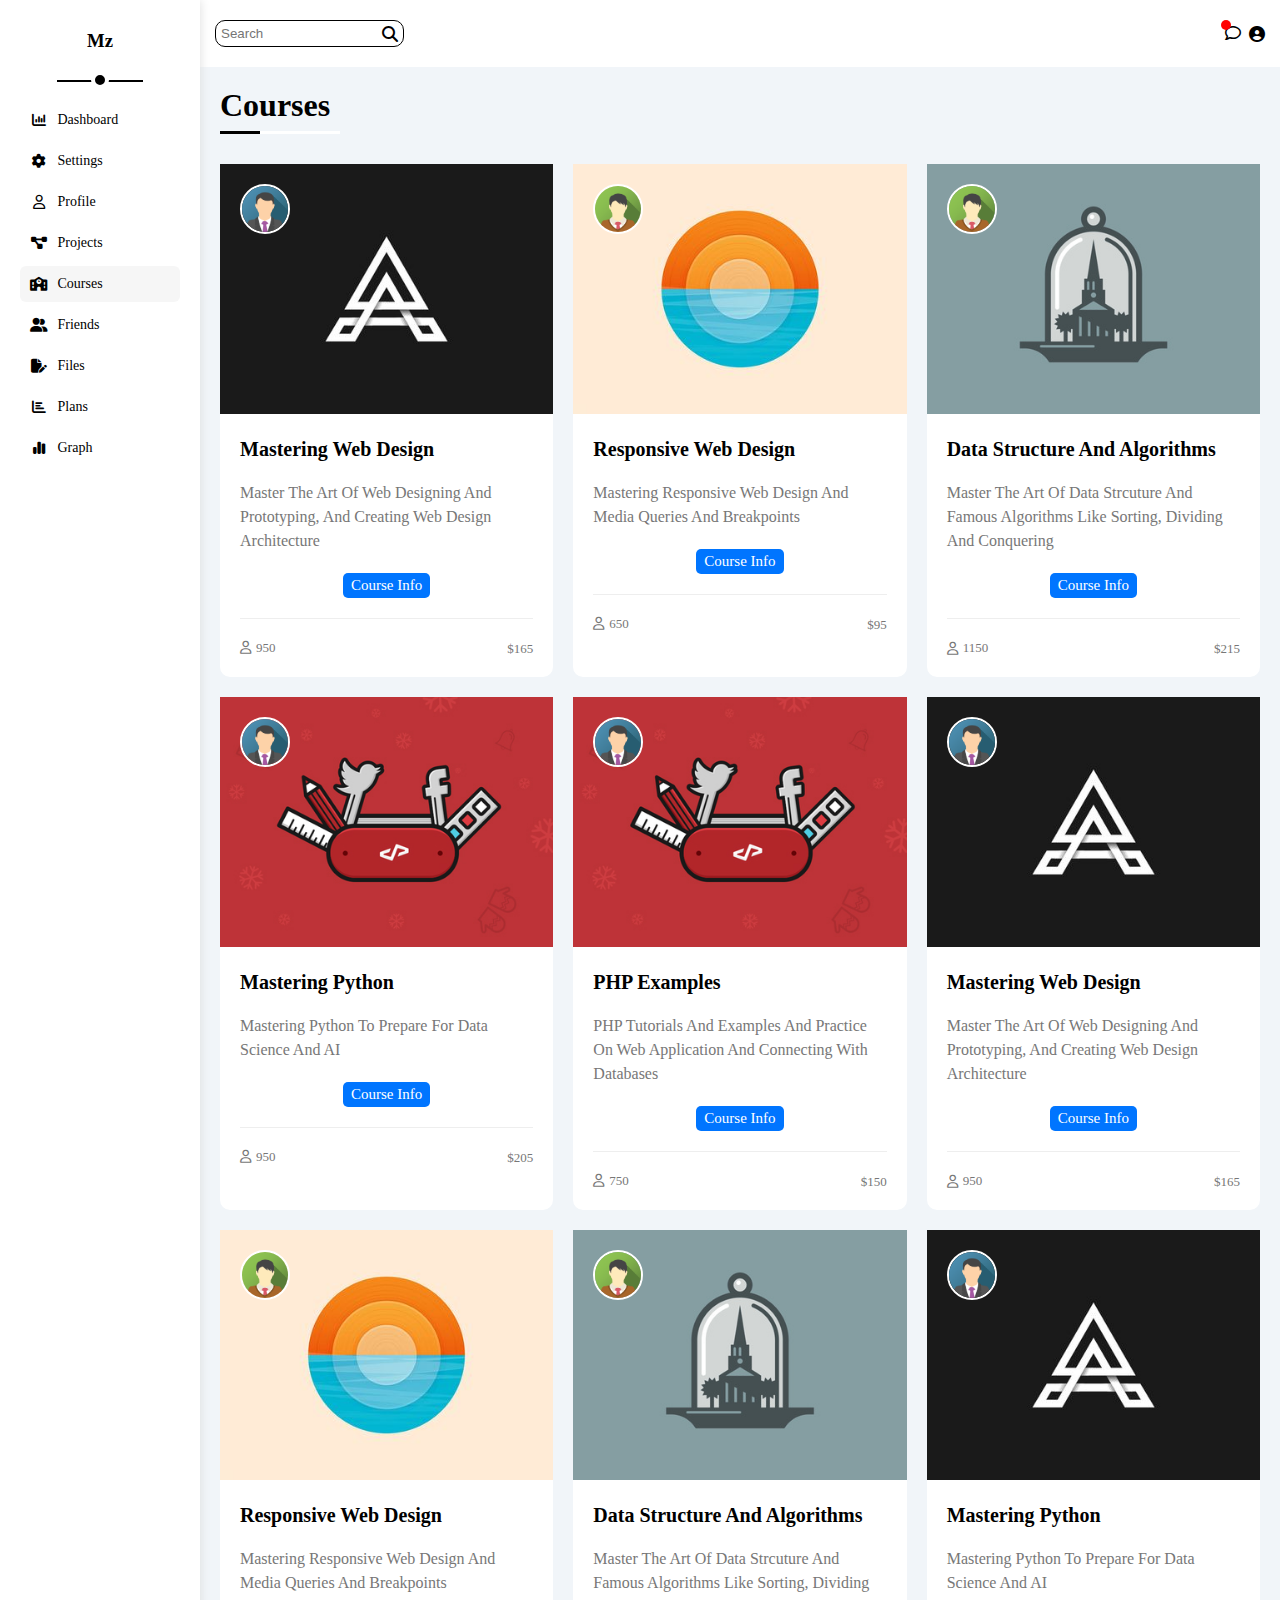
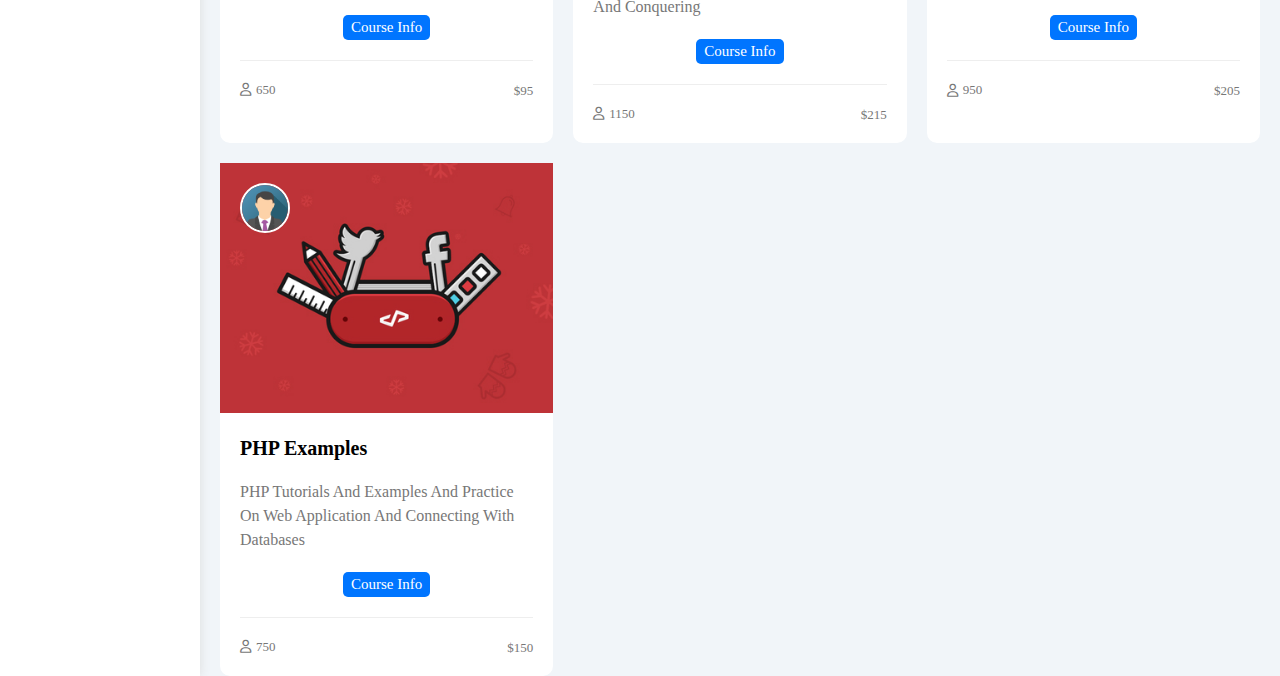
<file: courses.html>
<!DOCTYPE html>
<html lang="en">
  <head>
    <meta charset="UTF-8" />
    <meta http-equiv="X-UA-Compatible" content="IE=edge" />
    <meta name="viewport" content="width=device-width, initial-scale=1.0" />
    <title>Courses</title>
    <link rel="stylesheet" href="./css/all.min.css" />
    <link rel="stylesheet" href="./css/main.css" />
  </head>
  <body>
    <div class="page">
      <!-- Start Sidebar -->
      <div class="sidebar">
        <div class="sidebar-heading">
          <h3>Mz</h3>
        </div>
        <ul>
          <li>
            <a href="index.html"
              ><i class="fa-solid fa-chart-column fa-fw"></i>
              <span>Dashboard</span></a
            >
          </li>
          <li>
            <a href="settings.html"
              ><i class="fa-solid fa-gear fa-fw"></i> <span>Settings</span></a
            >
          </li>
          <li>
            <a href="profile.html"
              ><i class="fa-regular fa-user fa-fw"></i> <span>Profile</span></a
            >
          </li>
          <li>
            <a href="projects.html"
              ><i class="fa-solid fa-diagram-project fa-fw"></i>
              <span>Projects</span></a
            >
          </li>
          <li>
            <a href="courses.html" class="active"
              ><i class="fa-solid fa-school fa-fw"></i> <span>Courses</span></a
            >
          </li>
          <li>
            <a href="friends.html"
              ><i class="fa-solid fa-user-group fa-fw"></i> <span>Friends</span></a
            >
          </li>
          <li>
            <a href="files.html"
              ><i class="fa-solid fa-file-pen fa-fw"></i> <span>Files</span></a
            >
          </li>
          <li>
            <a href="plans.html"
              ><i class="fa-solid fa-chart-bar fa-fw"></i> <span>Plans</span></a
            >
          </li>
          <li>
            <a href="graph.html" 
              ><i class="fa-solid fa-chart-simple fa-fw"></i><span>Graph</span></a
            >
          </li>
        </ul>
      </div>
      <!-- End Sidebar -->
      <!-- Start Content -->
      <div class="content">
        <!-- Start Navbar -->
        <div class="navbar">
          <div class="search">
            <input type="search" placeholder="Search" />
            <i class="fa-solid fa-magnifying-glass"></i>
          </div>
          <div class="user-parent">
            <div class="comment">
              <i class="fa-regular fa-comment"></i>
            </div>
            <i class="fa-solid fa-circle-user user"></i>
          </div>
        </div>
        <!-- End Navbar -->
        <div class="page-content">
          <h1>Courses</h1>
          <!-- Start Courses Page -->

          <div class="courses-page">
            <div class="each-course">
              <img
                class="presenter"
                src="./images/team-01.png"
                alt="course-presenter"
              />
              <img
                class="course-img"
                src="./images/course-01.jpg"
                alt="course-image"
              />
              <div class="text">
                <h4>Mastering Web Design</h4>
                <p>
                  Master The Art Of Web Designing And Prototyping, And Creating
                  Web Design Architecture
                </p>
                <a href="#">Course Info</a>
                <div class="views-price">
                  <div class="views">
                    <i class="fa-regular fa-user"></i> <span>950</span>
                  </div>
                  <div class="price">
                    <span>$165</span>
                  </div>
                </div>
              </div>
            </div>
            <div class="each-course">
              <img
                class="presenter"
                src="./images/team-03.png"
                alt="course-presenter"
              />
              <img
                class="course-img"
                src="./images/course-03.jpg"
                alt="course-image"
              />
              <div class="text">
                <h4>Responsive Web Design</h4>
                <p>
                  Mastering Responsive Web Design And Media Queries And
                  Breakpoints
                </p>
                <a href="#">Course Info</a>
                <div class="views-price">
                  <div class="views">
                    <i class="fa-regular fa-user"></i> <span>650</span>
                  </div>
                  <div class="price">
                    <span>$95</span>
                  </div>
                </div>
              </div>
            </div>
            <div class="each-course">
              <img
                class="presenter"
                src="./images/team-03.png"
                alt="course-presenter"
              />
              <img
                class="course-img"
                src="./images/course-04.jpg"
                alt="course-image"
              />
              <div class="text">
                <h4>Data Structure And Algorithms</h4>
                <p>
                  Master The Art Of Data Strcuture And Famous Algorithms Like
                  Sorting, Dividing And Conquering
                </p>
                <a href="#">Course Info</a>
                <div class="views-price">
                  <div class="views">
                    <i class="fa-regular fa-user"></i> <span>1150</span>
                  </div>
                  <div class="price">
                    <span>$215</span>
                  </div>
                </div>
              </div>
            </div>
            <div class="each-course">
              <img
                class="presenter"
                src="./images/team-01.png"
                alt="course-presenter"
              />
              <img
                class="course-img"
                src="./images/course-05.jpg"
                alt="course-image"
              />
              <div class="text">
                <h4>Mastering Python</h4>
                <p>Mastering Python To Prepare For Data Science And AI</p>
                <a href="#">Course Info</a>
                <div class="views-price">
                  <div class="views">
                    <i class="fa-regular fa-user"></i> <span>950</span>
                  </div>
                  <div class="price">
                    <span>$205</span>
                  </div>
                </div>
              </div>
            </div>
            <div class="each-course">
              <img
                class="presenter"
                src="./images/team-01.png"
                alt="course-presenter"
              />
              <img
                class="course-img"
                src="./images/course-05.jpg"
                alt="course-image"
              />
              <div class="text">
                <h4>PHP Examples</h4>
                <p>
                  PHP Tutorials And Examples And Practice On Web Application And
                  Connecting With Databases
                </p>
                <a href="#">Course Info</a>
                <div class="views-price">
                  <div class="views">
                    <i class="fa-regular fa-user"></i> <span>750</span>
                  </div>
                  <div class="price">
                    <span>$150</span>
                  </div>
                </div>
              </div>
            </div>
            <div class="each-course">
              <img
                class="presenter"
                src="./images/team-01.png"
                alt="course-presenter"
              />
              <img
                class="course-img"
                src="./images/course-01.jpg"
                alt="course-image"
              />
              <div class="text">
                <h4>Mastering Web Design</h4>
                <p>
                  Master The Art Of Web Designing And Prototyping, And Creating
                  Web Design Architecture
                </p>
                <a href="#">Course Info</a>
                <div class="views-price">
                  <div class="views">
                    <i class="fa-regular fa-user"></i> <span>950</span>
                  </div>
                  <div class="price">
                    <span>$165</span>
                  </div>
                </div>
              </div>
            </div>
            <div class="each-course">
              <img
                class="presenter"
                src="./images/team-03.png"
                alt="course-presenter"
              />
              <img
                class="course-img"
                src="./images/course-03.jpg"
                alt="course-image"
              />
              <div class="text">
                <h4>Responsive Web Design</h4>
                <p>
                  Mastering Responsive Web Design And Media Queries And
                  Breakpoints
                </p>
                <a href="#">Course Info</a>
                <div class="views-price">
                  <div class="views">
                    <i class="fa-regular fa-user"></i> <span>650</span>
                  </div>
                  <div class="price">
                    <span>$95</span>
                  </div>
                </div>
              </div>
            </div>
            <div class="each-course">
              <img
                class="presenter"
                src="./images/team-03.png"
                alt="course-presenter"
              />
              <img
                class="course-img"
                src="./images/course-04.jpg"
                alt="course-image"
              />
              <div class="text">
                <h4>Data Structure And Algorithms</h4>
                <p>
                  Master The Art Of Data Strcuture And Famous Algorithms Like
                  Sorting, Dividing And Conquering
                </p>
                <a href="#">Course Info</a>
                <div class="views-price">
                  <div class="views">
                    <i class="fa-regular fa-user"></i> <span>1150</span>
                  </div>
                  <div class="price">
                    <span>$215</span>
                  </div>
                </div>
              </div>
            </div>
            <div class="each-course">
              <img
                class="presenter"
                src="./images/team-01.png"
                alt="course-presenter"
              />
              <img
                class="course-img"
                src="./images/course-01.jpg"
                alt="course-image"
              />
              <div class="text">
                <h4>Mastering Python</h4>
                <p>Mastering Python To Prepare For Data Science And AI</p>
                <a href="#">Course Info</a>
                <div class="views-price">
                  <div class="views">
                    <i class="fa-regular fa-user"></i> <span>950</span>
                  </div>
                  <div class="price">
                    <span>$205</span>
                  </div>
                </div>
              </div>
            </div>
            <div class="each-course">
              <img
                class="presenter"
                src="./images/team-01.png"
                alt="course-presenter"
              />
              <img
                class="course-img"
                src="./images/course-05.jpg"
                alt="course-image"
              />
              <div class="text">
                <h4>PHP Examples</h4>
                <p>
                  PHP Tutorials And Examples And Practice On Web Application And
                  Connecting With Databases
                </p>
                <a href="#">Course Info</a>
                <div class="views-price">
                  <div class="views">
                    <i class="fa-regular fa-user"></i> <span>750</span>
                  </div>
                  <div class="price">
                    <span>$150</span>
                  </div>
                </div>
              </div>
            </div>
          </div>
          <!-- End Courses Page -->
        </div>
        <!-- End Content -->
      </div>
    </div>
  </body>
</html>
</file>
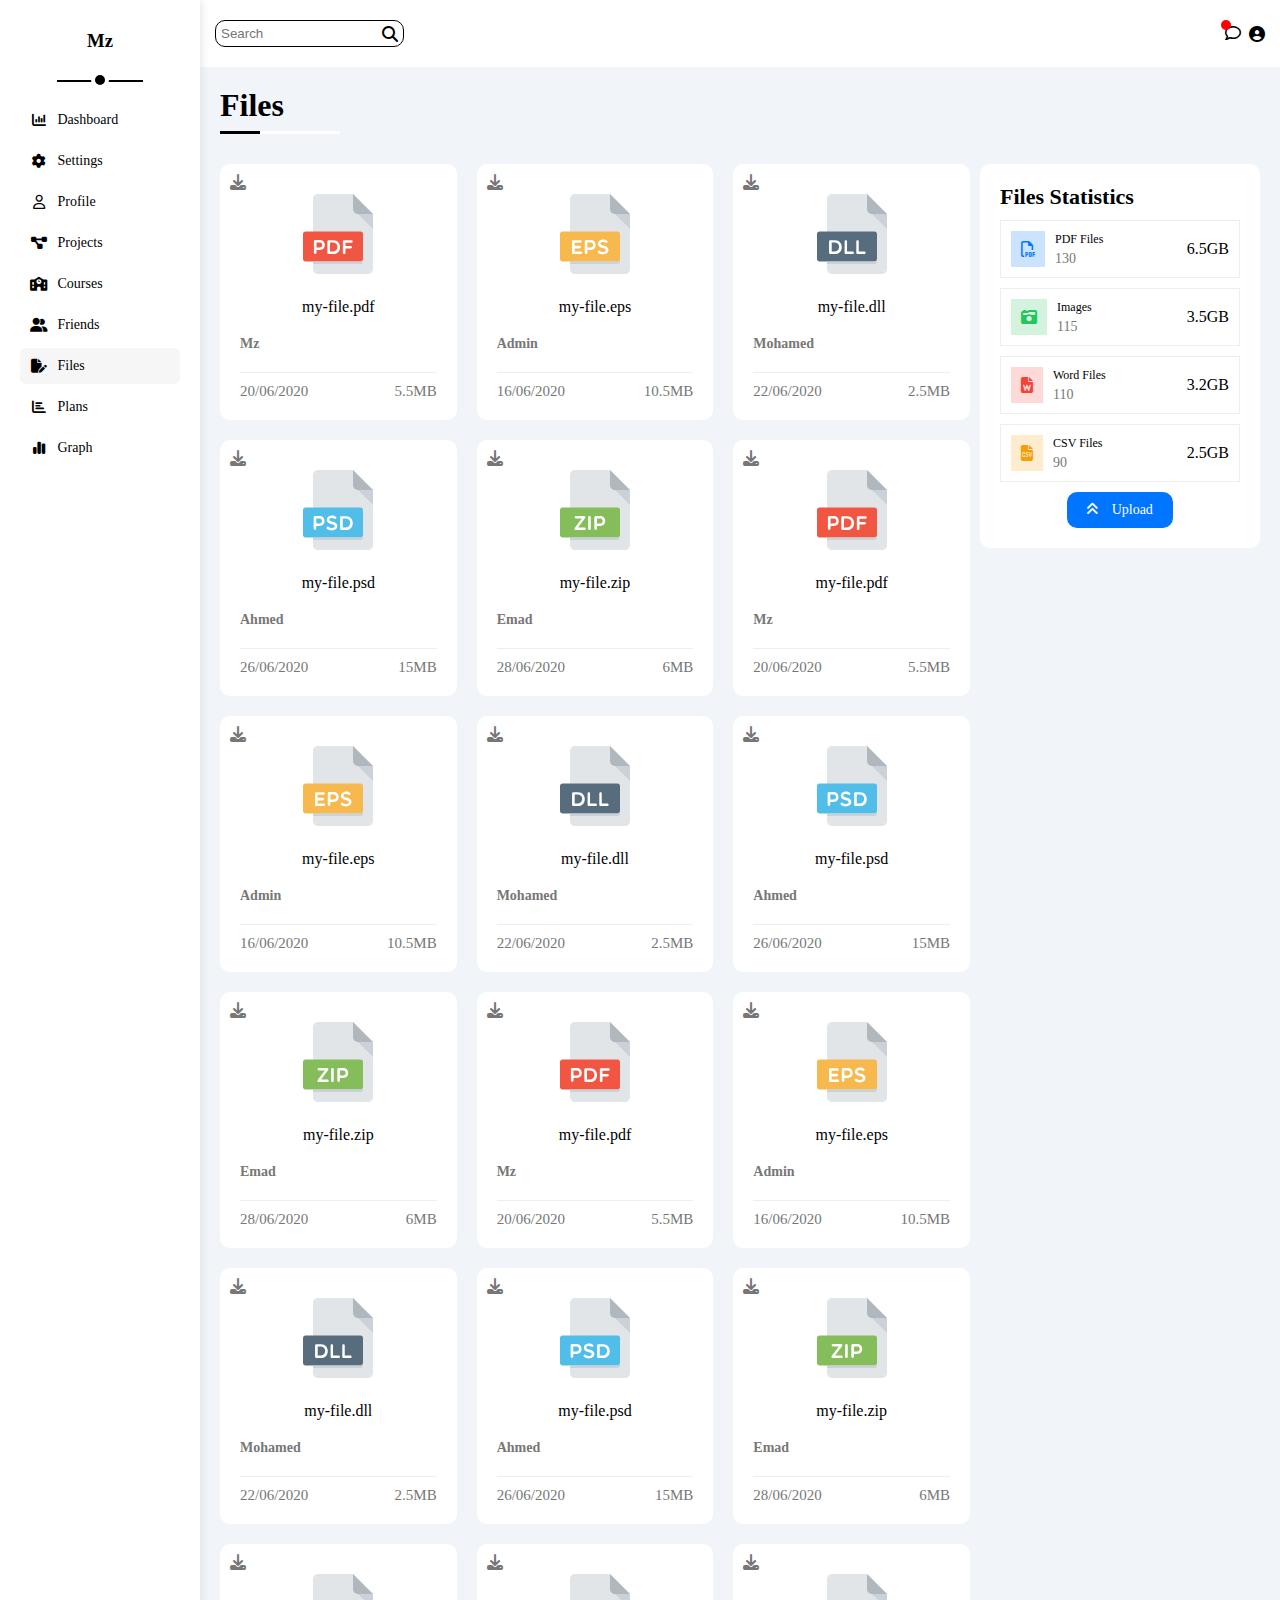
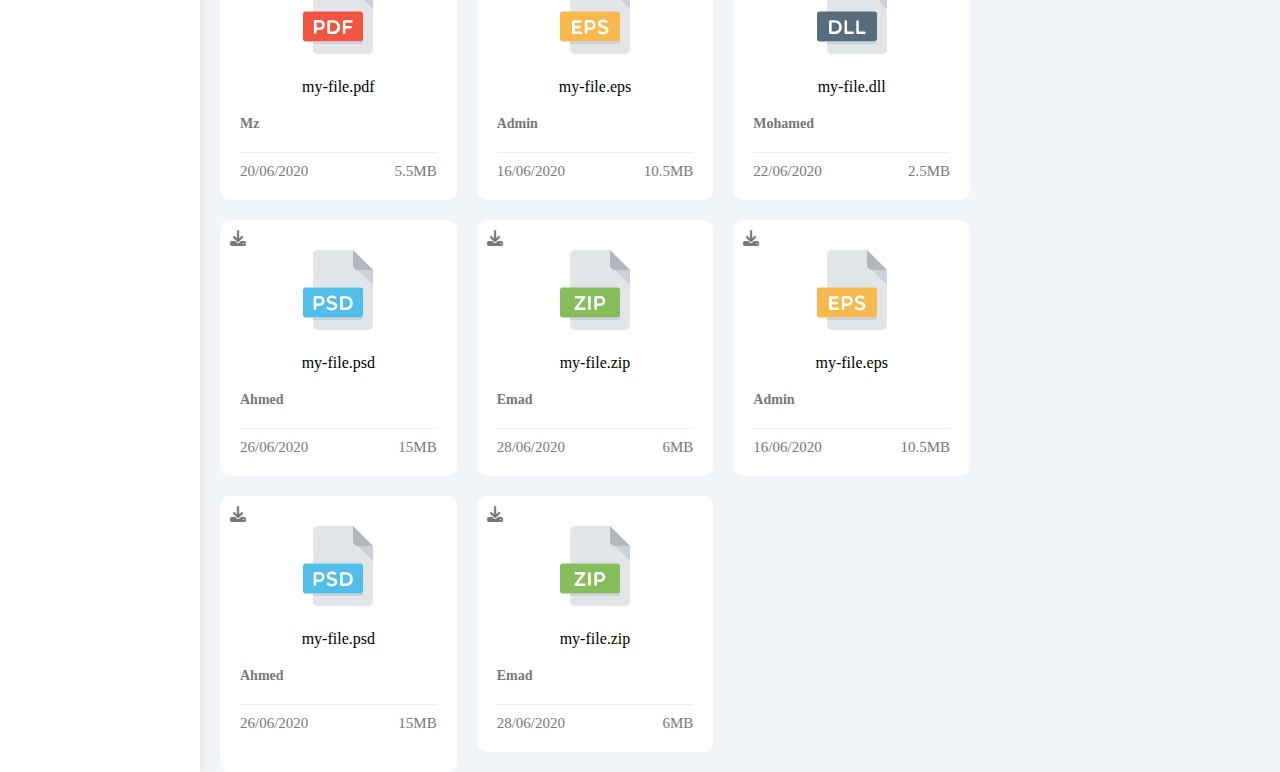
<file: files.html>
<!DOCTYPE html>
<html lang="en">
  <head>
    <meta charset="UTF-8" />
    <meta http-equiv="X-UA-Compatible" content="IE=edge" />
    <meta name="viewport" content="width=device-width, initial-scale=1.0" />
    <title>Files</title>
    <link rel="stylesheet" href="./css/all.min.css" />
    <link rel="stylesheet" href="./css/main.css" />
  </head>
  <body>
    <div class="page">
      <!-- Start Sidebar -->
      <div class="sidebar">
        <div class="sidebar-heading">
          <h3>Mz</h3>
        </div>
        <ul>
          <li>
            <a href="index.html"
              ><i class="fa-solid fa-chart-column fa-fw"></i>
              <span>Dashboard</span></a
            >
          </li>
          <li>
            <a href="settings.html"
              ><i class="fa-solid fa-gear fa-fw"></i> <span>Settings</span></a
            >
          </li>
          <li>
            <a href="profile.html"
              ><i class="fa-regular fa-user fa-fw"></i> <span>Profile</span></a
            >
          </li>
          <li>
            <a href="projects.html"
              ><i class="fa-solid fa-diagram-project fa-fw"></i>
              <span>Projects</span></a
            >
          </li>
          <li>
            <a href="courses.html"
              ><i class="fa-solid fa-school fa-fw"></i> <span>Courses</span></a
            >
          </li>
          <li>
            <a href="friends.html"
              ><i class="fa-solid fa-user-group fa-fw"></i> <span>Friends</span></a
            >
          </li>
          <li>
            <a href="files.html" class="active"
              ><i class="fa-solid fa-file-pen fa-fw"></i> <span>Files</span></a
            >
          </li>
          <li>
            <a href="plans.html"
              ><i class="fa-solid fa-chart-bar fa-fw"></i> <span>Plans</span></a
            >
          </li>
          <li>
            <a href="graph.html" 
              ><i class="fa-solid fa-chart-simple fa-fw"></i><span>Graph</span></a
            >
          </li>
        </ul>
      </div>
      <!-- End Sidebar -->
      <!-- Start Content -->
      <div class="content">
        <!-- Start Navbar -->
        <div class="navbar">
          <div class="search">
            <input type="search" placeholder="Search" />
            <i class="fa-solid fa-magnifying-glass"></i>
          </div>
          <div class="user-parent">
            <div class="comment">
              <i class="fa-regular fa-comment"></i>
            </div>
            <i class="fa-solid fa-circle-user user"></i>
          </div>
        </div>
        <!-- End Navbar -->
        <div class="page-content">
          <h1>Files</h1>
          <!-- Start Files Page -->
          <div class="files-page">
            <div class="files-statistics">
              <h4>Files Statistics</h4>
              <div class="pdf">
                <div class="text-parent">
                  <i class="fa-regular fa-file-pdf"></i>
                  <div class="text">
                    <p>PDF Files</p>
                    <span>130</span>
                  </div>
                </div>
                <span>6.5GB</span>
              </div>
              <div class="images">
                <div class="text-parent">
                  <i class="fa-solid fa-camera-retro"></i>
                  <div class="text">
                    <p>Images</p>
                    <span>115</span>
                  </div>
                </div>
                <span>3.5GB</span>
              </div>
              <div class="word">
                <div class="text-parent">
                  <i class="fa-solid fa-file-word"></i>
                  <div class="text">
                    <p>Word Files</p>
                    <span>110</span>
                  </div>
                </div>
                <span>3.2GB</span>
              </div>
              <div class="csv">
                <div class="text-parent">
                  <i class="fa-solid fa-file-csv"></i>
                  <div class="text">
                    <p>CSV Files</p>
                    <span>90</span>
                  </div>
                </div>
                <span>2.5GB</span>
              </div>
              <a href="#"><i class="fa-solid fa-angles-up"></i> Upload </a>
            </div>
            <div class="each-file-parent">
              <div class="each-file">
                <i class="fa-solid fa-download"></i>
                <div class="image-parent">
                  <img src="./images/pdf.svg" alt="pdf-file" />
                </div>
                <p>my-file.pdf</p>
                <h4>Mz</h4>
                <div class="other-info">
                  <span>20/06/2020</span>
                  <span>5.5MB</span>
                </div>
              </div>
              <div class="each-file">
                <i class="fa-solid fa-download"></i>
                <div class="image-parent">
                  <img src="./images/eps.svg" alt="pdf-file" />
                </div>
                <p>my-file.eps</p>
                <h4>Admin</h4>
                <div class="other-info">
                  <span>16/06/2020</span>
                  <span>10.5MB</span>
                </div>
              </div>
              <div class="each-file">
                <i class="fa-solid fa-download"></i>
                <div class="image-parent">
                  <img src="./images/dll.svg" alt="pdf-file" />
                </div>
                <p>my-file.dll</p>
                <h4>Mohamed</h4>
                <div class="other-info">
                  <span>22/06/2020</span>
                  <span>2.5MB</span>
                </div>
              </div>
              <div class="each-file">
                <i class="fa-solid fa-download"></i>
                <div class="image-parent">
                  <img src="./images/psd.svg" alt="pdf-file" />
                </div>
                <p>my-file.psd</p>
                <h4>Ahmed</h4>
                <div class="other-info">
                  <span>26/06/2020</span>
                  <span>15MB</span>
                </div>
              </div>
              <div class="each-file">
                <i class="fa-solid fa-download"></i>
                <div class="image-parent">
                  <img src="./images/zip.svg" alt="pdf-file" />
                </div>
                <p>my-file.zip</p>
                <h4>Emad</h4>
                <div class="other-info">
                  <span>28/06/2020</span>
                  <span>6MB</span>
                </div>
              </div>
              <div class="each-file">
                <i class="fa-solid fa-download"></i>
                <div class="image-parent">
                  <img src="./images/pdf.svg" alt="pdf-file" />
                </div>
                <p>my-file.pdf</p>
                <h4>Mz</h4>
                <div class="other-info">
                  <span>20/06/2020</span>
                  <span>5.5MB</span>
                </div>
              </div>
              <div class="each-file">
                <i class="fa-solid fa-download"></i>
                <div class="image-parent">
                  <img src="./images/eps.svg" alt="pdf-file" />
                </div>
                <p>my-file.eps</p>
                <h4>Admin</h4>
                <div class="other-info">
                  <span>16/06/2020</span>
                  <span>10.5MB</span>
                </div>
              </div>
              <div class="each-file">
                <i class="fa-solid fa-download"></i>
                <div class="image-parent">
                  <img src="./images/dll.svg" alt="pdf-file" />
                </div>
                <p>my-file.dll</p>
                <h4>Mohamed</h4>
                <div class="other-info">
                  <span>22/06/2020</span>
                  <span>2.5MB</span>
                </div>
              </div>
              <div class="each-file">
                <i class="fa-solid fa-download"></i>
                <div class="image-parent">
                  <img src="./images/psd.svg" alt="pdf-file" />
                </div>
                <p>my-file.psd</p>
                <h4>Ahmed</h4>
                <div class="other-info">
                  <span>26/06/2020</span>
                  <span>15MB</span>
                </div>
              </div>
              <div class="each-file">
                <i class="fa-solid fa-download"></i>
                <div class="image-parent">
                  <img src="./images/zip.svg" alt="pdf-file" />
                </div>
                <p>my-file.zip</p>
                <h4>Emad</h4>
                <div class="other-info">
                  <span>28/06/2020</span>
                  <span>6MB</span>
                </div>
              </div>
              <div class="each-file">
                <i class="fa-solid fa-download"></i>
                <div class="image-parent">
                  <img src="./images/pdf.svg" alt="pdf-file" />
                </div>
                <p>my-file.pdf</p>
                <h4>Mz</h4>
                <div class="other-info">
                  <span>20/06/2020</span>
                  <span>5.5MB</span>
                </div>
              </div>
              <div class="each-file">
                <i class="fa-solid fa-download"></i>
                <div class="image-parent">
                  <img src="./images/eps.svg" alt="pdf-file" />
                </div>
                <p>my-file.eps</p>
                <h4>Admin</h4>
                <div class="other-info">
                  <span>16/06/2020</span>
                  <span>10.5MB</span>
                </div>
              </div>
              <div class="each-file">
                <i class="fa-solid fa-download"></i>
                <div class="image-parent">
                  <img src="./images/dll.svg" alt="pdf-file" />
                </div>
                <p>my-file.dll</p>
                <h4>Mohamed</h4>
                <div class="other-info">
                  <span>22/06/2020</span>
                  <span>2.5MB</span>
                </div>
              </div>
              <div class="each-file">
                <i class="fa-solid fa-download"></i>
                <div class="image-parent">
                  <img src="./images/psd.svg" alt="pdf-file" />
                </div>
                <p>my-file.psd</p>
                <h4>Ahmed</h4>
                <div class="other-info">
                  <span>26/06/2020</span>
                  <span>15MB</span>
                </div>
              </div>
              <div class="each-file">
                <i class="fa-solid fa-download"></i>
                <div class="image-parent">
                  <img src="./images/zip.svg" alt="pdf-file" />
                </div>
                <p>my-file.zip</p>
                <h4>Emad</h4>
                <div class="other-info">
                  <span>28/06/2020</span>
                  <span>6MB</span>
                </div>
              </div>
              <div class="each-file">
                <i class="fa-solid fa-download"></i>
                <div class="image-parent">
                  <img src="./images/pdf.svg" alt="pdf-file" />
                </div>
                <p>my-file.pdf</p>
                <h4>Mz</h4>
                <div class="other-info">
                  <span>20/06/2020</span>
                  <span>5.5MB</span>
                </div>
              </div>
              <div class="each-file">
                <i class="fa-solid fa-download"></i>
                <div class="image-parent">
                  <img src="./images/eps.svg" alt="pdf-file" />
                </div>
                <p>my-file.eps</p>
                <h4>Admin</h4>
                <div class="other-info">
                  <span>16/06/2020</span>
                  <span>10.5MB</span>
                </div>
              </div>
              <div class="each-file">
                <i class="fa-solid fa-download"></i>
                <div class="image-parent">
                  <img src="./images/dll.svg" alt="pdf-file" />
                </div>
                <p>my-file.dll</p>
                <h4>Mohamed</h4>
                <div class="other-info">
                  <span>22/06/2020</span>
                  <span>2.5MB</span>
                </div>
              </div>
              <div class="each-file">
                <i class="fa-solid fa-download"></i>
                <div class="image-parent">
                  <img src="./images/psd.svg" alt="pdf-file" />
                </div>
                <p>my-file.psd</p>
                <h4>Ahmed</h4>
                <div class="other-info">
                  <span>26/06/2020</span>
                  <span>15MB</span>
                </div>
              </div>
              <div class="each-file">
                <i class="fa-solid fa-download"></i>
                <div class="image-parent">
                  <img src="./images/zip.svg" alt="pdf-file" />
                </div>
                <p>my-file.zip</p>
                <h4>Emad</h4>
                <div class="other-info">
                  <span>28/06/2020</span>
                  <span>6MB</span>
                </div>
              </div>
              <div class="each-file">
                <i class="fa-solid fa-download"></i>
                <div class="image-parent">
                  <img src="./images/eps.svg" alt="pdf-file" />
                </div>
                <p>my-file.eps</p>
                <h4>Admin</h4>
                <div class="other-info">
                  <span>16/06/2020</span>
                  <span>10.5MB</span>
                </div>
              </div>
              <div class="each-file">
                <i class="fa-solid fa-download"></i>
                <div class="image-parent">
                  <img src="./images/psd.svg" alt="pdf-file" />
                </div>
                <p>my-file.psd</p>
                <h4>Ahmed</h4>
                <div class="other-info">
                  <span>26/06/2020</span>
                  <span>15MB</span>
                </div>
              </div>
              <div class="each-file">
                <i class="fa-solid fa-download"></i>
                <div class="image-parent">
                  <img src="./images/zip.svg" alt="pdf-file" />
                </div>
                <p>my-file.zip</p>
                <h4>Emad</h4>
                <div class="other-info">
                  <span>28/06/2020</span>
                  <span>6MB</span>
                </div>
              </div>
            </div>
          </div>
          <!-- End Files Page -->
        </div>
        <!-- End Content -->
      </div>
    </div>
  </body>
</html>
</file>
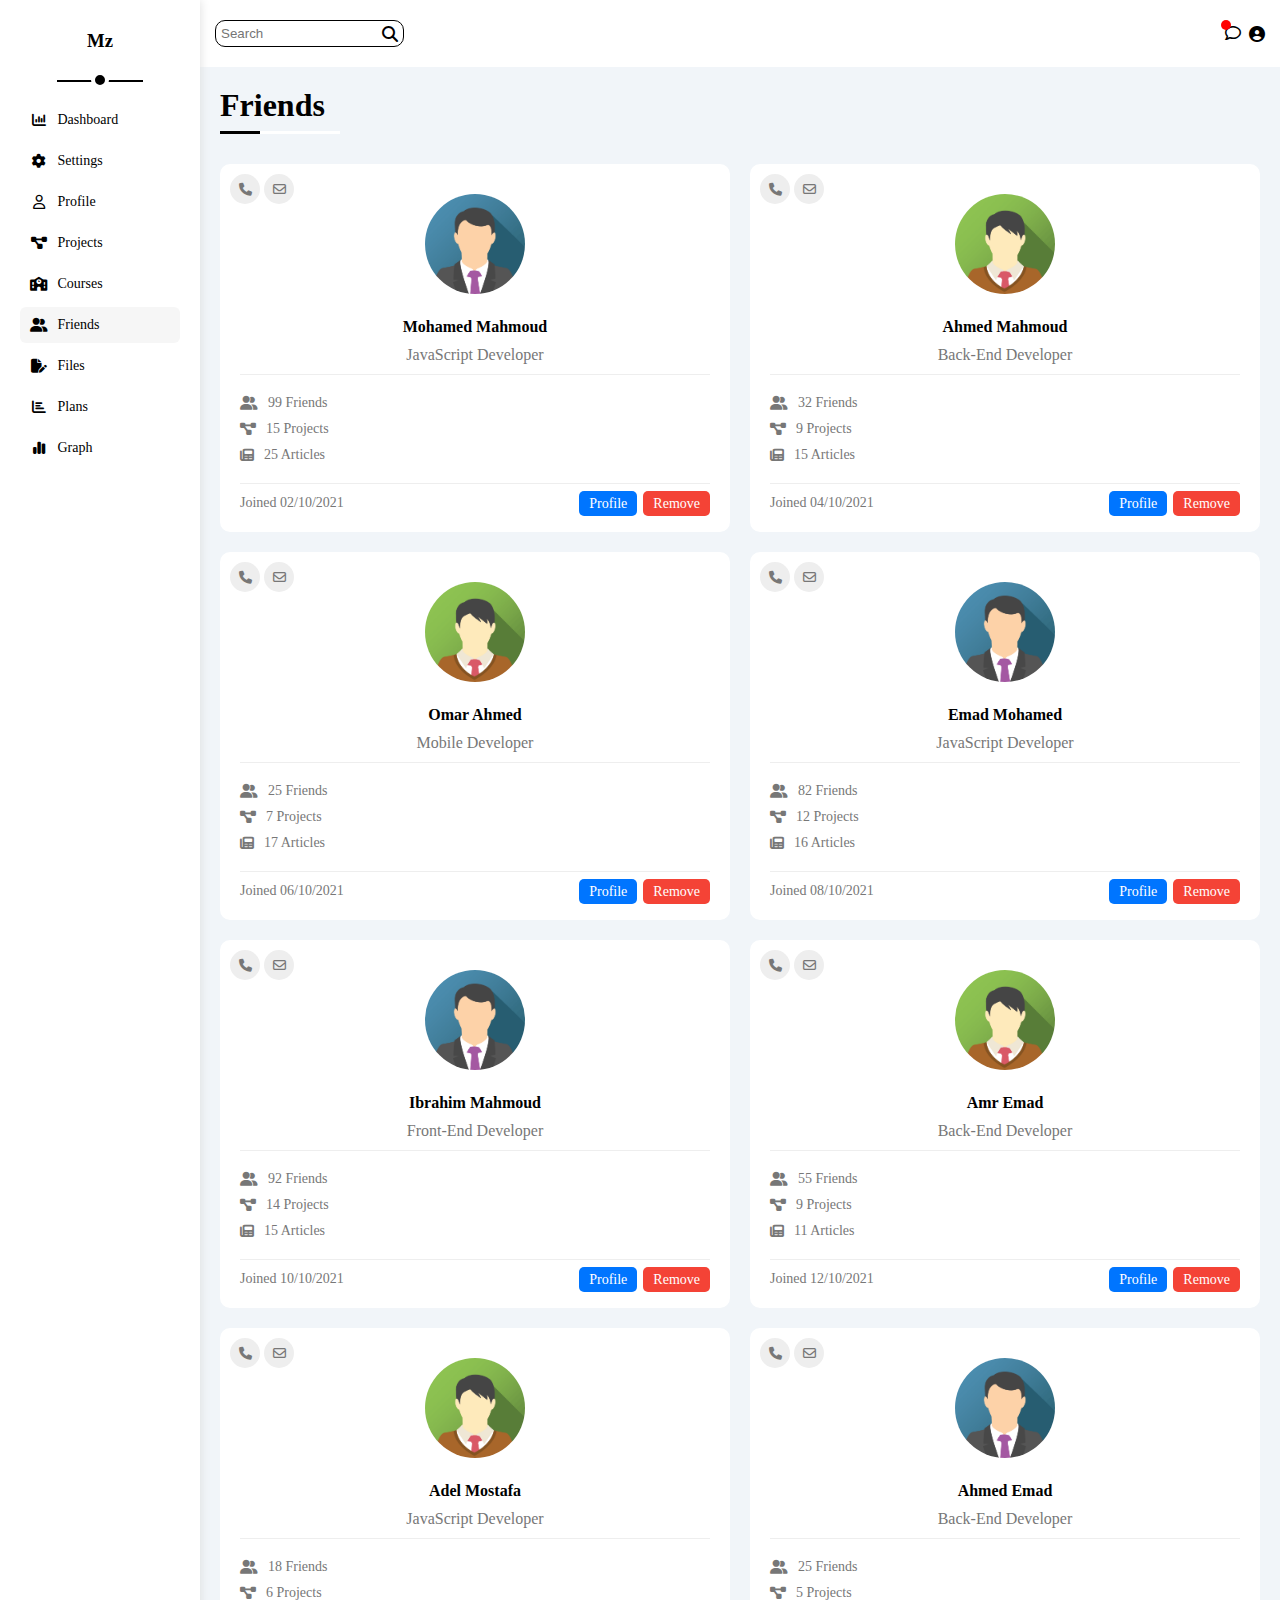
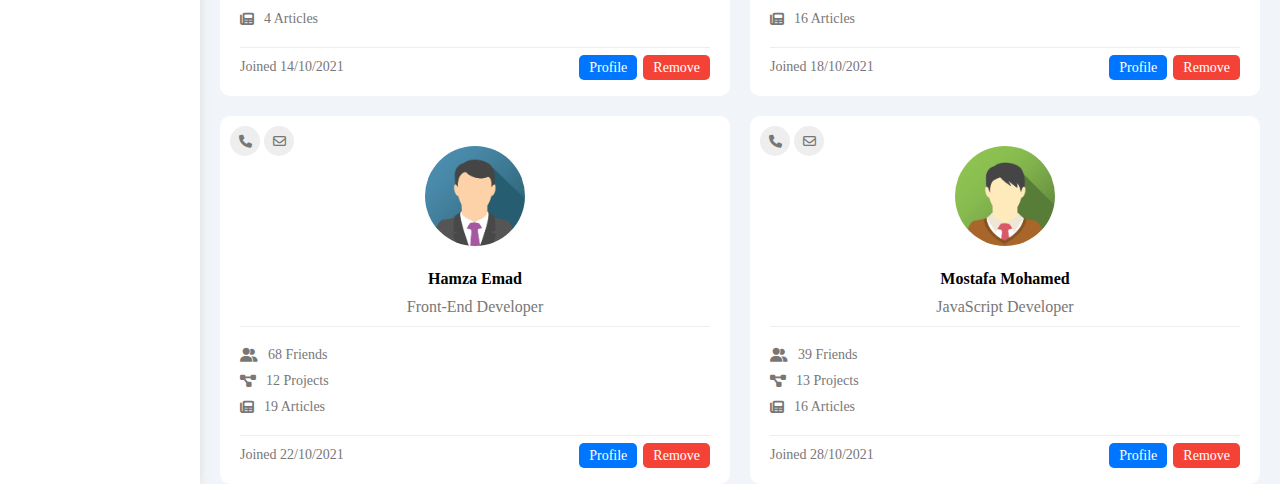
<file: friends.html>
<!DOCTYPE html>
<html lang="en">
  <head>
    <meta charset="UTF-8" />
    <meta http-equiv="X-UA-Compatible" content="IE=edge" />
    <meta name="viewport" content="width=device-width, initial-scale=1.0" />
    <title>Friends</title>
    <link rel="stylesheet" href="./css/all.min.css" />
    <link rel="stylesheet" href="./css/main.css" />
  </head>
  <body>
    <div class="page">
      <!-- Start Sidebar -->
      <div class="sidebar">
        <div class="sidebar-heading">
          <h3>Mz</h3>
        </div>
        <ul>
          <li>
            <a href="index.html"
              ><i class="fa-solid fa-chart-column fa-fw"></i>
              <span>Dashboard</span></a
            >
          </li>
          <li>
            <a href="settings.html"
              ><i class="fa-solid fa-gear fa-fw"></i> <span>Settings</span></a
            >
          </li>
          <li>
            <a href="profile.html"
              ><i class="fa-regular fa-user fa-fw"></i> <span>Profile</span></a
            >
          </li>
          <li>
            <a href="projects.html"
              ><i class="fa-solid fa-diagram-project fa-fw"></i>
              <span>Projects</span></a
            >
          </li>
          <li>
            <a href="courses.html"
              ><i class="fa-solid fa-school fa-fw"></i> <span>Courses</span></a
            >
          </li>
          <li>
            <a href="friends.html"  class="active" 
              ><i class="fa-solid fa-user-group fa-fw"></i> <span>Friends</span></a
            >
          </li>
          <li>
            <a href="files.html"
              ><i class="fa-solid fa-file-pen fa-fw"></i> <span>Files</span></a
            >
          </li>
          <li>
            <a href="plans.html"
              ><i class="fa-solid fa-chart-bar fa-fw"></i> <span>Plans</span></a
            >
          </li>
          <li>
            <a href="graph.html" 
              ><i class="fa-solid fa-chart-simple fa-fw"></i><span>Graph</span></a
            >
          </li>
        </ul>
      </div>
      <!-- End Sidebar -->
      <!-- Start Content -->
      <div class="content">
        <!-- Start Navbar -->
        <div class="navbar">
          <div class="search">
            <input type="search" placeholder="Search" />
            <i class="fa-solid fa-magnifying-glass"></i>
          </div>
          <div class="user-parent">
            <div class="comment">
              <i class="fa-regular fa-comment"></i>
            </div>
            <i class="fa-solid fa-circle-user user"></i>
          </div>
        </div>
        <!-- End Navbar -->
        <div class="page-content">
          <h1>Friends</h1>
          <!-- Start Friends Page -->

          <div class="friends-page">
            <div class="friend">
                <div class="contact">
                    <i class="fa-solid fa-phone fa-fw"></i>
                    <i class="fa-regular fa-envelope fa-fw"></i>
                  </div>
                  <div class="img-parent">
                  <img src="./images/team-01.png" alt="friend-img">
                </div>
                  <h4>Mohamed Mahmoud</h4>
                  <p>JavaScript Developer</p>
                  <div class="friend-info">
                    <div class="friends-number">
                        <i class="fa-solid fa-user-group"></i>
                    <span>99 Friends</span>
                </div>
                <div class="projects-number">
                    <i class="fa-solid fa-diagram-project"></i>
                    <span>15 Projects</span>
                </div>
                <div class="articles">
                    <i class="fa-solid fa-newspaper"></i>
                    <span>25 Articles</span>
                </div>
                  </div>
                  <div class="other-info">
                    <p>Joined 02/10/2021</p>
                    <div class="profile-remove">
                        <a href="profile.html">Profile</a>
                        <a href="#">Remove</a>
                    </div>
                  </div>
            </div>
            <div class="friend">
                <div class="contact">
                    <i class="fa-solid fa-phone fa-fw"></i>
                    <i class="fa-regular fa-envelope fa-fw"></i>
                  </div>
                  <div class="img-parent">
                  <img src="./images/team-03.png" alt="friend-img">
                </div>
                  <h4>Ahmed Mahmoud</h4>
                  <p>Back-End Developer</p>
                  <div class="friend-info">
                    <div class="friends-number">
                        <i class="fa-solid fa-user-group"></i>
                    <span>32 Friends</span>
                </div>
                <div class="projects-number">
                    <i class="fa-solid fa-diagram-project"></i>
                    <span>9 Projects</span>
                </div>
                <div class="articles">
                    <i class="fa-solid fa-newspaper"></i>
                    <span>15 Articles</span>
                </div>
                  </div>
                  <div class="other-info">
                    <p>Joined 04/10/2021</p>
                    <div class="profile-remove">
                        <a href="profile.html">Profile</a>
                        <a href="#">Remove</a>
                    </div>
                  </div>
            </div>
            <div class="friend">
                <div class="contact">
                    <i class="fa-solid fa-phone fa-fw"></i>
                    <i class="fa-regular fa-envelope fa-fw"></i>
                  </div>
                  <div class="img-parent">
                  <img src="./images/team-03.png" alt="friend-img">
                </div>
                  <h4>Omar Ahmed</h4>
                  <p>Mobile Developer</p>
                  <div class="friend-info">
                    <div class="friends-number">
                        <i class="fa-solid fa-user-group"></i>
                    <span>25 Friends</span>
                </div>
                <div class="projects-number">
                    <i class="fa-solid fa-diagram-project"></i>
                    <span>7 Projects</span>
                </div>
                <div class="articles">
                    <i class="fa-solid fa-newspaper"></i>
                    <span>17 Articles</span>
                </div>
                  </div>
                  <div class="other-info">
                    <p>Joined 06/10/2021</p>
                    <div class="profile-remove">
                        <a href="profile.html">Profile</a>
                        <a href="#">Remove</a>
                    </div>
                  </div>
            </div>
            <div class="friend">
                <div class="contact">
                    <i class="fa-solid fa-phone fa-fw"></i>
                    <i class="fa-regular fa-envelope fa-fw"></i>
                  </div>
                  <div class="img-parent">
                  <img src="./images/team-01.png" alt="friend-img">
                </div>
                  <h4>Emad Mohamed</h4>
                  <p>JavaScript Developer</p>
                  <div class="friend-info">
                    <div class="friends-number">
                        <i class="fa-solid fa-user-group"></i>
                    <span>82 Friends</span>
                </div>
                <div class="projects-number">
                    <i class="fa-solid fa-diagram-project"></i>
                    <span>12 Projects</span>
                </div>
                <div class="articles">
                    <i class="fa-solid fa-newspaper"></i>
                    <span>16 Articles</span>
                </div>
                  </div>
                  <div class="other-info">
                    <p>Joined 08/10/2021</p>
                    <div class="profile-remove">
                        <a href="profile.html">Profile</a>
                        <a href="#">Remove</a>
                    </div>
                  </div>
            </div>
            <div class="friend">
                <div class="contact">
                    <i class="fa-solid fa-phone fa-fw"></i>
                    <i class="fa-regular fa-envelope fa-fw"></i>
                  </div>
                  <div class="img-parent">
                  <img src="./images/team-01.png" alt="friend-img">
                </div>
                  <h4>Ibrahim Mahmoud</h4>
                  <p>Front-End Developer</p>
                  <div class="friend-info">
                    <div class="friends-number">
                        <i class="fa-solid fa-user-group"></i>
                    <span>92 Friends</span>
                </div>
                <div class="projects-number">
                    <i class="fa-solid fa-diagram-project"></i>
                    <span>14 Projects</span>
                </div>
                <div class="articles">
                    <i class="fa-solid fa-newspaper"></i>
                    <span>15 Articles</span>
                </div>
                  </div>
                  <div class="other-info">
                    <p>Joined 10/10/2021</p>
                    <div class="profile-remove">
                        <a href="profile.html">Profile</a>
                        <a href="#">Remove</a>
                    </div>
                  </div>
            </div>
            <div class="friend">
                <div class="contact">
                    <i class="fa-solid fa-phone fa-fw"></i>
                    <i class="fa-regular fa-envelope fa-fw"></i>
                  </div>
                  <div class="img-parent">
                  <img src="./images/team-03.png" alt="friend-img">
                </div>
                  <h4>Amr Emad</h4>
                  <p>Back-End Developer</p>
                  <div class="friend-info">
                    <div class="friends-number">
                        <i class="fa-solid fa-user-group"></i>
                    <span>55 Friends</span>
                </div>
                <div class="projects-number">
                    <i class="fa-solid fa-diagram-project"></i>
                    <span>9 Projects</span>
                </div>
                <div class="articles">
                    <i class="fa-solid fa-newspaper"></i>
                    <span>11 Articles</span>
                </div>
                  </div>
                  <div class="other-info">
                    <p>Joined 12/10/2021</p>
                    <div class="profile-remove">
                        <a href="profile.html">Profile</a>
                        <a href="#">Remove</a>
                    </div>
                  </div>
            </div>
            <div class="friend">
                <div class="contact">
                    <i class="fa-solid fa-phone fa-fw"></i>
                    <i class="fa-regular fa-envelope fa-fw"></i>
                  </div>
                  <div class="img-parent">
                  <img src="./images/team-03.png" alt="friend-img">
                </div>
                  <h4>Adel Mostafa</h4>
                  <p>JavaScript Developer</p>
                  <div class="friend-info">
                    <div class="friends-number">
                        <i class="fa-solid fa-user-group"></i>
                    <span>18 Friends</span>
                </div>
                <div class="projects-number">
                    <i class="fa-solid fa-diagram-project"></i>
                    <span>6 Projects</span>
                </div>
                <div class="articles">
                    <i class="fa-solid fa-newspaper"></i>
                    <span>4 Articles</span>
                </div>
                  </div>
                  <div class="other-info">
                    <p>Joined 14/10/2021</p>
                    <div class="profile-remove">
                        <a href="profile.html">Profile</a>
                        <a href="#">Remove</a>
                    </div>
                  </div>
            </div>
            <div class="friend">
                <div class="contact">
                    <i class="fa-solid fa-phone fa-fw"></i>
                    <i class="fa-regular fa-envelope fa-fw"></i>
                  </div>
                  <div class="img-parent">
                  <img src="./images/team-01.png" alt="friend-img">
                </div>
                  <h4>Ahmed Emad</h4>
                  <p>Back-End Developer</p>
                  <div class="friend-info">
                    <div class="friends-number">
                        <i class="fa-solid fa-user-group"></i>
                    <span>25 Friends</span>
                </div>
                <div class="projects-number">
                    <i class="fa-solid fa-diagram-project"></i>
                    <span>5 Projects</span>
                </div>
                <div class="articles">
                    <i class="fa-solid fa-newspaper"></i>
                    <span>16 Articles</span>
                </div>
                  </div>
                  <div class="other-info">
                    <p>Joined 18/10/2021</p>
                    <div class="profile-remove">
                        <a href="profile.html">Profile</a>
                        <a href="#">Remove</a>
                    </div>
                  </div>
            </div>
            <div class="friend">
                <div class="contact">
                    <i class="fa-solid fa-phone fa-fw"></i>
                    <i class="fa-regular fa-envelope fa-fw"></i>
                  </div>
                  <div class="img-parent">
                  <img src="./images/team-01.png" alt="friend-img">
                </div>
                  <h4>Hamza Emad</h4>
                  <p>Front-End Developer</p>
                  <div class="friend-info">
                    <div class="friends-number">
                        <i class="fa-solid fa-user-group"></i>
                    <span>68 Friends</span>
                </div>
                <div class="projects-number">
                    <i class="fa-solid fa-diagram-project"></i>
                    <span>12 Projects</span>
                </div>
                <div class="articles">
                    <i class="fa-solid fa-newspaper"></i>
                    <span>19 Articles</span>
                </div>
                  </div>
                  <div class="other-info">
                    <p>Joined 22/10/2021</p>
                    <div class="profile-remove">
                        <a href="profile.html">Profile</a>
                        <a href="#">Remove</a>
                    </div>
                  </div>
            </div>
            <div class="friend">
                <div class="contact">
                    <i class="fa-solid fa-phone fa-fw"></i>
                    <i class="fa-regular fa-envelope fa-fw"></i>
                  </div>
                  <div class="img-parent">
                  <img src="./images/team-03.png" alt="friend-img">
                </div>
                  <h4>Mostafa Mohamed</h4>
                  <p>JavaScript Developer</p>
                  <div class="friend-info">
                    <div class="friends-number">
                        <i class="fa-solid fa-user-group"></i>
                    <span>39 Friends</span>
                </div>
                <div class="projects-number">
                    <i class="fa-solid fa-diagram-project"></i>
                    <span>13 Projects</span>
                </div>
                <div class="articles">
                    <i class="fa-solid fa-newspaper"></i>
                    <span>16 Articles</span>
                </div>
                  </div>
                  <div class="other-info">
                    <p>Joined 28/10/2021</p>
                    <div class="profile-remove">
                        <a href="profile.html">Profile</a>
                        <a href="#">Remove</a>
                    </div>
                  </div>
            </div>
          </div>
          <!-- End Friends Page -->
        </div>
        <!-- End Content -->
      </div>
    </div>
  </body>
</html>
</file>
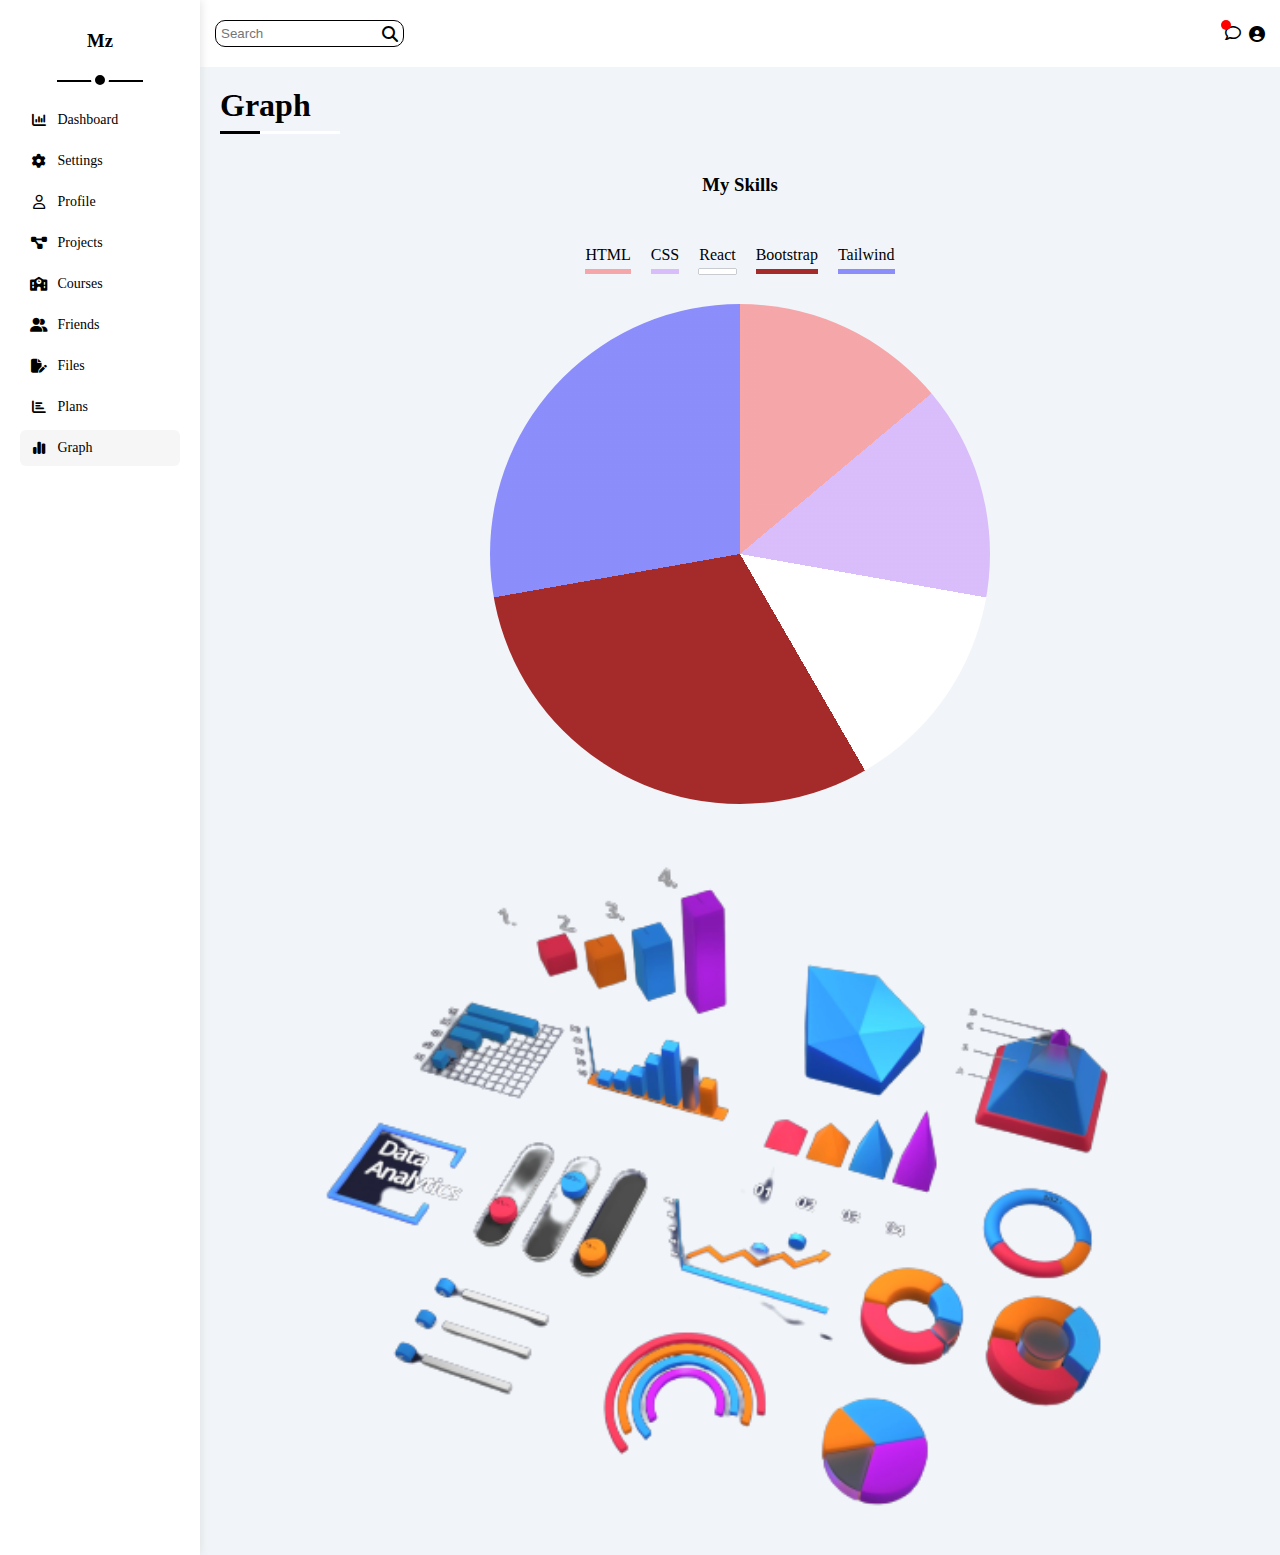
<file: graph.html>
<!DOCTYPE html>
<html lang="en">
  <head>
    <meta charset="UTF-8" />
    <meta http-equiv="X-UA-Compatible" content="IE=edge" />
    <meta name="viewport" content="width=device-width, initial-scale=1.0" />
    <title>Graph</title>
    <link rel="stylesheet" href="./css/all.min.css" />
    <link rel="stylesheet" href="./css/main.css" />
  </head>
  <body>
    <div class="page">
      <!-- Start Sidebar -->
      <div class="sidebar">
        <div class="sidebar-heading">
          <h3>Mz</h3>
        </div>
        <ul>
          <li>
            <a href="index.html"
              ><i class="fa-solid fa-chart-column fa-fw"></i>
              <span>Dashboard</span></a
            >
          </li>
          <li>
            <a href="settings.html"
              ><i class="fa-solid fa-gear fa-fw"></i> <span>Settings</span></a
            >
          </li>
          <li>
            <a href="profile.html"
              ><i class="fa-regular fa-user fa-fw"></i> <span>Profile</span></a
            >
          </li>
          <li>
            <a href="projects.html"
              ><i class="fa-solid fa-diagram-project fa-fw"></i>
              <span>Projects</span></a
            >
          </li>
          <li>
            <a href="courses.html"
              ><i class="fa-solid fa-school fa-fw"></i> <span>Courses</span></a
            >
          </li>
          <li>
            <a href="friends.html" 
              ><i class="fa-solid fa-user-group fa-fw"></i> <span>Friends</span></a
            >
          </li>
          <li>
            <a href="files.html"
              ><i class="fa-solid fa-file-pen fa-fw"></i> <span>Files</span></a
            >
          </li>
          <li>
            <a href="plans.html"
              ><i class="fa-solid fa-chart-bar fa-fw"></i> <span>Plans</span></a
            >
          </li>
          <li>
            <a href="graph.html" class="active"
              ><i class="fa-solid fa-chart-simple fa-fw"></i><span>Graph</span></a
            >
          </li>
        </ul>
      </div>
      <!-- End Sidebar -->
      <!-- Start Content -->
      <div class="content">
        <!-- Start Navbar -->
        <div class="navbar">
          <div class="search">
            <input type="search" placeholder="Search" />
            <i class="fa-solid fa-magnifying-glass"></i>
          </div>
          <div class="user-parent">
            <div class="comment">
              <i class="fa-regular fa-comment"></i>
            </div>
            <i class="fa-solid fa-circle-user user"></i>
          </div>
        </div>
        <!-- End Navbar -->
        <div class="page-content">
          <h1>Graph</h1>
          <!-- Start Graph Page -->
          
          <div class="graph-page">
            <div class="pie-chart-parent">
              <h3>My Skills</h3>
              <div class="reference-colors">
                <div class="first-color circle">HTML</div>
                <div class="second-color circle">CSS</div>
                <div class="third-color circle">React</div>
                <div class="fourth-color circle">Bootstrap</div>
                <div class="fifth-color circle">Tailwind</div>
              </div>
              <div class="pie-chart"></div>
            </div>
                <img src="images/dash-graph.png">
            </div>          
          </div>
          <!-- End Graph Page -->
        </div>
        <!-- End Content -->
      </div>
    </div>
  </body>
</html>
</file>
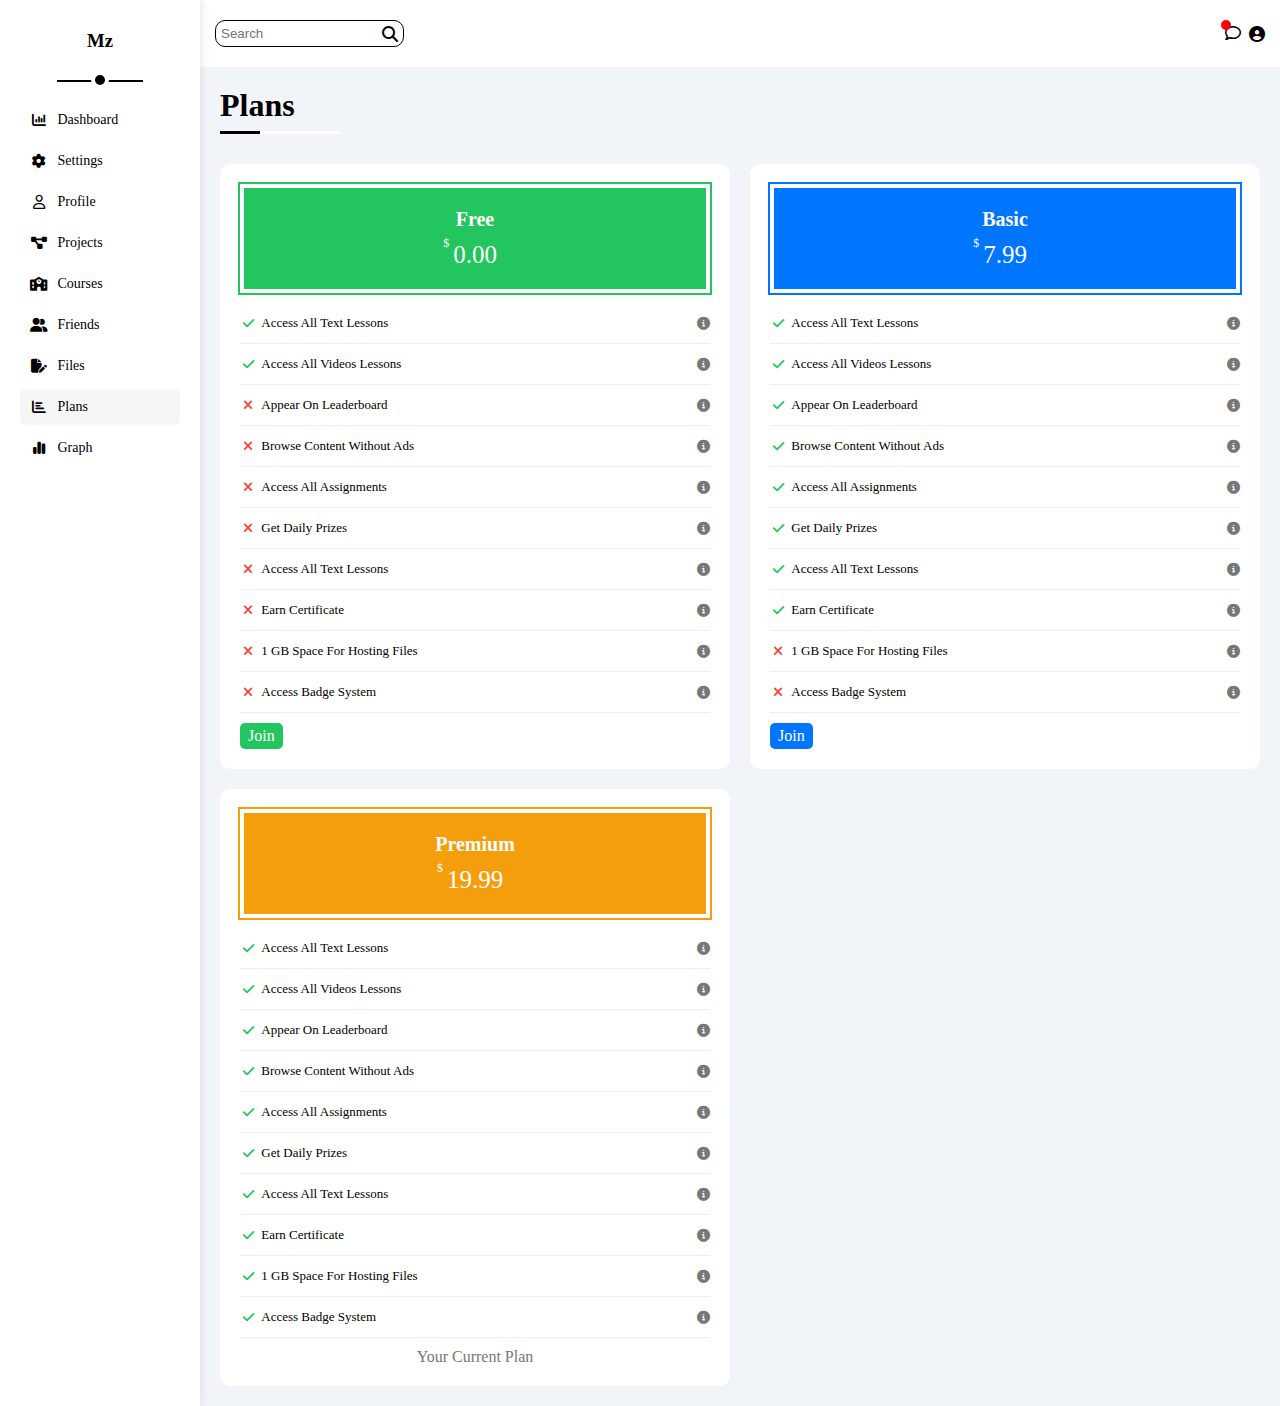
<file: plans.html>
<!DOCTYPE html>
<html lang="en">
  <head>
    <meta charset="UTF-8" />
    <meta http-equiv="X-UA-Compatible" content="IE=edge" />
    <meta name="viewport" content="width=device-width, initial-scale=1.0" />
    <title>Plans</title>
    <link rel="stylesheet" href="./css/all.min.css" />
    <link rel="stylesheet" href="./css/main.css" />
  </head>
  <body>
    <div class="page">
      <!-- Start Sidebar -->
      <div class="sidebar">
        <div class="sidebar-heading">
          <h3>Mz</h3>
        </div>
        <ul>
          <li>
            <a href="index.html"
              ><i class="fa-solid fa-chart-column fa-fw"></i>
              <span>Dashboard</span></a
            >
          </li>
          <li>
            <a href="settings.html"
              ><i class="fa-solid fa-gear fa-fw"></i> <span>Settings</span></a
            >
          </li>
          <li>
            <a href="profile.html"
              ><i class="fa-regular fa-user fa-fw"></i> <span>Profile</span></a
            >
          </li>
          <li>
            <a href="projects.html"
              ><i class="fa-solid fa-diagram-project fa-fw"></i>
              <span>Projects</span></a
            >
          </li>
          <li>
            <a href="courses.html"
              ><i class="fa-solid fa-school fa-fw"></i> <span>Courses</span></a
            >
          </li>
          <li>
            <a href="friends.html"
              ><i class="fa-solid fa-user-group fa-fw"></i> <span>Friends</span></a
            >
          </li>
          <li>
            <a href="files.html"
              ><i class="fa-solid fa-file-pen fa-fw"></i> <span>Files</span></a
            >
          </li>
          <li>
            <a href="plans.html" class="active"
              ><i class="fa-solid fa-chart-bar fa-fw"></i> <span>Plans</span></a
            >
          </li>
          <li>
            <a href="graph.html"
              ><i class="fa-solid fa-chart-simple fa-fw"></i><span>Graph</span></a
            >
          </li>
        </ul>
      </div>
      <!-- End Sidebar -->
      <!-- Start Content -->
      <div class="content">
        <!-- Start Navbar -->
        <div class="navbar">
          <div class="search">
            <input type="search" placeholder="Search" />
            <i class="fa-solid fa-magnifying-glass "></i>
          </div>
          <div class="user-parent">
            <div class="comment">
              <i class="fa-regular fa-comment"></i>
            </div>
            <i class="fa-solid fa-circle-user user"></i>
          </div>
        </div>
        <!-- End Navbar -->
        <div class="page-content">
          <h1>Plans</h1>
          <!-- Start Plans Page -->
          <div class="plans-page">
            <div class="free">
              <div class="price">
                <h4>Free</h4>
                <div><span>$</span>0.00</div>
              </div>
              <ul>
                <li>
                  <i class="fa-solid fa-check fa-fw yes"></i>
                  <span>Access All Text Lessons</span
                  ><i class="fa-solid fa-circle-info help"></i>
                </li>
                <li>
                  <i class="fa-solid fa-check fa-fw yes"></i>
                  <span>Access All Videos Lessons</span
                  ><i class="fa-solid fa-circle-info help"></i>
                </li>
                <li>
                    <i class="fa-solid fa-xmark fa-fw"></i>
                  <span>Appear On Leaderboard</span
                  ><i class="fa-solid fa-circle-info help"></i>
                </li>
                <li>
                  <i class="fa-solid fa-xmark fa-fw"></i>
                  <span>Browse Content Without Ads</span
                  ><i class="fa-solid fa-circle-info help"></i>
                </li>
                <li>
                  <i class="fa-solid fa-xmark fa-fw"></i>
                  <span>Access All Assignments</span
                  ><i class="fa-solid fa-circle-info help"></i>
                </li>
                <li>
                  <i class="fa-solid fa-xmark fa-fw"></i>
                  <span>
                    Get Daily Prizes</span
                  ><i class="fa-solid fa-circle-info help"></i>
                </li>
                <li>
                  <i class="fa-solid fa-xmark fa-fw"></i>
                  <span>Access All Text Lessons</span
                  ><i class="fa-solid fa-circle-info help"></i>
                </li>
                <li>
                  <i class="fa-solid fa-xmark fa-fw"></i>
                  <span>
                    Earn Certificate</span
                  ><i class="fa-solid fa-circle-info help"></i>
                </li>
                <li>
                  <i class="fa-solid fa-xmark fa-fw"></i>
                  <span>
                    1 GB Space For Hosting Files</span
                  ><i class="fa-solid fa-circle-info help"></i>
                </li>
                <li>
                  <i class="fa-solid fa-xmark fa-fw"></i>
                  <span>
                    Access Badge System</span
                  ><i class="fa-solid fa-circle-info help"></i>
                </li>
              </ul>
              <a href="#">Join</a>
            </div>
            <div class="basic">
              <div class="price">
                <h4>Basic</h4>
                <div><span>$</span>7.99</div>
              </div>
              <ul>
                <li>
                  <i class="fa-solid fa-check fa-fw yes"></i>
                  <span>Access All Text Lessons</span
                  ><i class="fa-solid fa-circle-info help"></i>
                </li>
                <li>
                  <i class="fa-solid fa-check fa-fw yes"></i>
                  <span>Access All Videos Lessons</span
                  ><i class="fa-solid fa-circle-info help"></i>
                </li>
                <li>
                    <i class="fa-solid fa-check fa-fw yes"></i>
                  <span>Appear On Leaderboard</span
                  ><i class="fa-solid fa-circle-info help"></i>
                </li>
                <li>
                    <i class="fa-solid fa-check fa-fw yes"></i>
                  <span>Browse Content Without Ads</span
                  ><i class="fa-solid fa-circle-info help"></i>
                </li>
                <li>
                    <i class="fa-solid fa-check fa-fw yes"></i>
                  <span>Access All Assignments</span
                  ><i class="fa-solid fa-circle-info help"></i>
                </li>
                <li>
                    <i class="fa-solid fa-check fa-fw yes"></i>
                  <span>
                    Get Daily Prizes</span
                  ><i class="fa-solid fa-circle-info help"></i>
                </li>
                <li>
                    <i class="fa-solid fa-check fa-fw yes"></i>
                  <span>Access All Text Lessons</span
                  ><i class="fa-solid fa-circle-info help"></i>
                </li>
                <li>
                    <i class="fa-solid fa-check fa-fw yes"></i>
                  <span>
                    Earn Certificate</span
                  ><i class="fa-solid fa-circle-info help"></i>
                </li>
                <li>
                  <i class="fa-solid fa-xmark fa-fw"></i>
                  <span>
                    1 GB Space For Hosting Files</span
                  ><i class="fa-solid fa-circle-info help"></i>
                </li>
                <li>
                  <i class="fa-solid fa-xmark fa-fw"></i>
                  <span>
                    Access Badge System</span
                  ><i class="fa-solid fa-circle-info help"></i>
                </li>
              </ul>
              <a href="#">Join</a>
            </div>
            <div class="premium">
              <div class="price">
                <h4>Premium</h4>
                <div><span>$</span>19.99</div>
              </div>
              <ul>
                <li>
                  <i class="fa-solid fa-check fa-fw yes"></i>
                  <span>Access All Text Lessons</span
                  ><i class="fa-solid fa-circle-info help"></i>
                </li>
                <li>
                  <i class="fa-solid fa-check fa-fw yes"></i>
                  <span>Access All Videos Lessons</span
                  ><i class="fa-solid fa-circle-info help"></i>
                </li>
                <li>
                    <i class="fa-solid fa-check fa-fw yes"></i>
                  <span>Appear On Leaderboard</span
                  ><i class="fa-solid fa-circle-info help"></i>
                </li>
                <li>
                  <i class="fa-solid fa-check fa-fw yes"></i>
                  <span>Browse Content Without Ads</span
                  ><i class="fa-solid fa-circle-info help"></i>
                </li>
                <li>
                  <i class="fa-solid fa-check fa-fw yes"></i>
                  <span>Access All Assignments</span
                  ><i class="fa-solid fa-circle-info help"></i>
                </li>
                <li>
                  <i class="fa-solid fa-check fa-fw yes"></i>
                  <span>
                    Get Daily Prizes</span
                  ><i class="fa-solid fa-circle-info help"></i>
                </li>
                <li>
                  <i class="fa-solid fa-check fa-fw yes"></i>
                  <span>Access All Text Lessons</span
                  ><i class="fa-solid fa-circle-info help"></i>
                </li>
                <li>
                  <i class="fa-solid fa-check fa-fw yes"></i>
                  <span>
                    Earn Certificate</span
                  ><i class="fa-solid fa-circle-info help"></i>
                </li>
                <li>
                  <i class="fa-solid fa-check fa-fw yes"></i>
                  <span>
                    1 GB Space For Hosting Files</span
                  ><i class="fa-solid fa-circle-info help"></i>
                </li>
                <li>
                  <i class="fa-solid fa-check fa-fw yes"></i>
                  <span>
                    Access Badge System</span
                  ><i class="fa-solid fa-circle-info help"></i>
                </li>
              </ul>
              <p>Your Current Plan</p>
            </div>
          </div>
          <!-- End Plans Page -->
        </div>
        <!-- End Content -->
      </div>
    </div>
  </body>
</html>
</file>
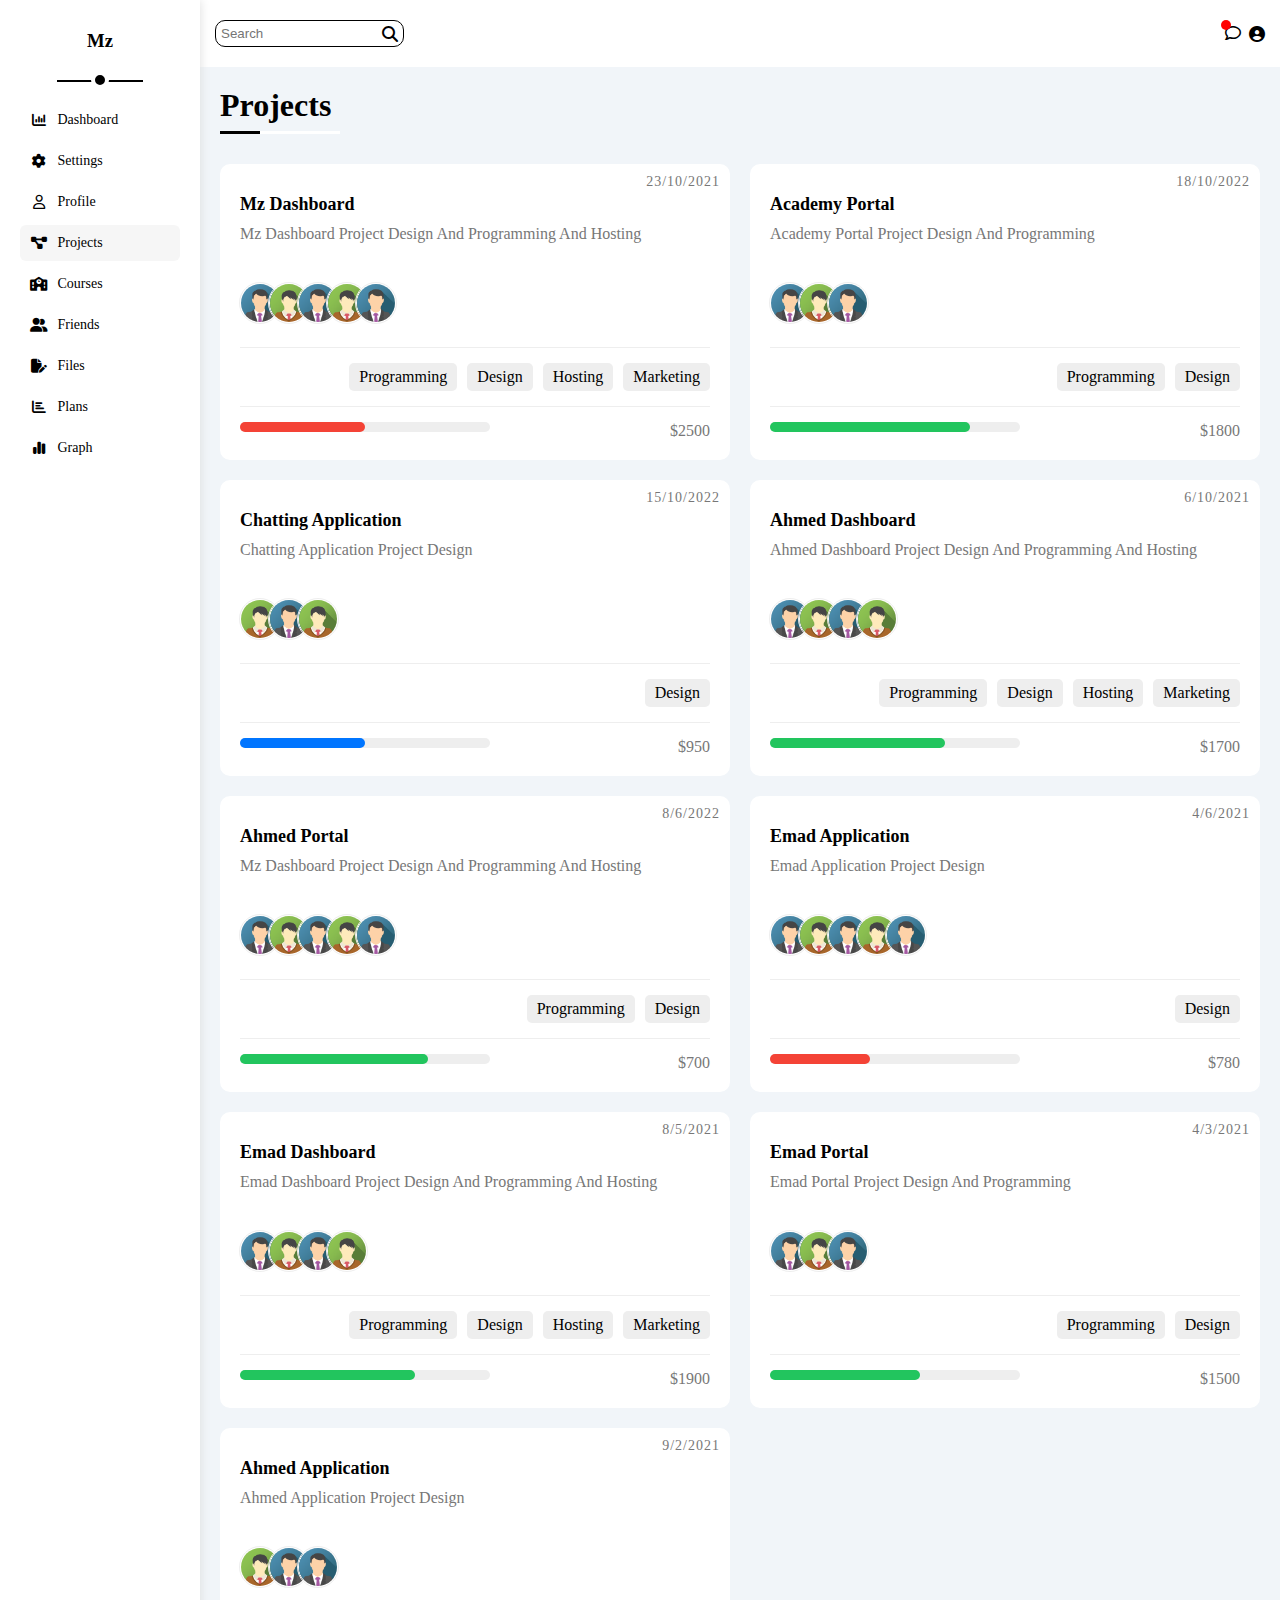
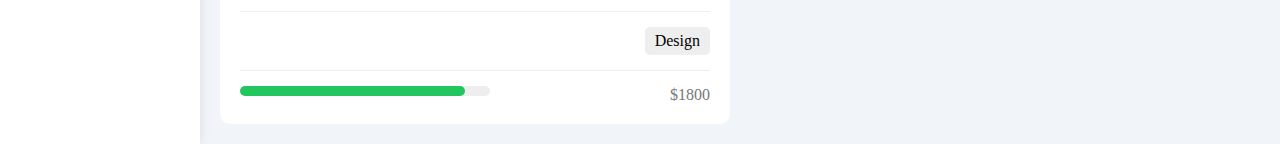
<file: projects.html>
<!DOCTYPE html>
<html lang="en">
  <head>
    <meta charset="UTF-8" />
    <meta http-equiv="X-UA-Compatible" content="IE=edge" />
    <meta name="viewport" content="width=device-width, initial-scale=1.0" />
    <title>Projects</title>
    <link rel="stylesheet" href="./css/all.min.css" />
    <link rel="stylesheet" href="./css/main.css" />
  </head>
  <body>
    <div class="page">
      <!-- Start Sidebar -->
      <div class="sidebar">
        <div class="sidebar-heading">
          <h3>Mz</h3>
        </div>
        <ul>
          <li>
            <a href="index.html"
              ><i class="fa-solid fa-chart-column fa-fw"></i>
              <span>Dashboard</span></a
            >
          </li>
          <li>
            <a href="settings.html"
              ><i class="fa-solid fa-gear fa-fw"></i> <span>Settings</span></a
            >
          </li>
          <li>
            <a href="profile.html"
              ><i class="fa-regular fa-user fa-fw"></i> <span>Profile</span></a
            >
          </li>
          <li>
            <a href="projects.html" class="active"
              ><i class="fa-solid fa-diagram-project fa-fw"></i>
              <span>Projects</span></a
            >
          </li>
          <li>
            <a href="courses.html"
              ><i class="fa-solid fa-school fa-fw"></i> <span>Courses</span></a
            >
          </li>
          <li>
            <a href="friends.html"
              ><i class="fa-solid fa-user-group fa-fw"></i> <span>Friends</span></a
            >
          </li>
          <li>
            <a href="files.html"
              ><i class="fa-solid fa-file-pen fa-fw"></i> <span>Files</span></a
            >
          </li>
          <li>
            <a href="plans.html"
              ><i class="fa-solid fa-chart-bar fa-fw"></i> <span>Plans</span></a
            >
          </li>
          <li>
            <a href="graph.html"
              ><i class="fa-solid fa-chart-simple fa-fw"></i><span>Graph</span></a
            >
          </li>
        </ul>
      </div>
      <!-- End Sidebar -->
      <!-- Start Content -->
      <div class="content">
        <!-- Start Navbar -->
        <div class="navbar">
          <div class="search">
            <input type="search" placeholder="Search" />
            <i class="fa-solid fa-magnifying-glass"></i>
          </div>
          <div class="user-parent">
            <div class="comment">
              <i class="fa-regular fa-comment"></i>
            </div>
            <i class="fa-solid fa-circle-user user"></i>
          </div>
        </div>
        <!-- End Navbar -->
        <div class="page-content">
          <h1>Projects</h1>
          <!-- Start Pojects Page -->
          <div class="projects-page">
            <div class="mz-dashboard">
              <span>23/10/2021 </span>
              <h3>Mz Dashboard</h3>
              <p>Mz Dashboard Project Design And Programming And Hosting</p>
              <div class="team">
                <img src="./images/team-01.png" alt="team" />
                <img src="./images/team-03.png" alt="team" />
                <img src="./images/team-01.png" alt="team" />
                <img src="./images/team-03.png" alt="team" />
                <img src="./images/team-01.png" alt="team" />
              </div>
              <div class="tech">
                <span>Programming</span>
                <span>Design</span>
                <span>Hosting</span>
                <span>Marketing</span>
              </div>
              <div class="rate">
                <div><span style="width: 50%"></span></div>
                <span>$2500</span>
              </div>
            </div>
            <div class="academy-portal">
              <span>18/10/2022 </span>
              <h3>Academy Portal</h3>
              <p>Academy Portal Project Design And Programming</p>
              <div class="team">
                <img src="./images/team-01.png" alt="team" />
                <img src="./images/team-03.png" alt="team" />
                <img src="./images/team-01.png" alt="team" />
              </div>
              <div class="tech">
                <span>Programming</span>
                <span>Design</span>
              </div>
              <div class="rate">
                <div><span style="width: 80%"></span></div>
                <span>$1800</span>
              </div>
            </div>
            <div class="chatting-app">
              <span>15/10/2022 </span>
              <h3>Chatting Application</h3>
              <p>Chatting Application Project Design</p>
              <div class="team">
                <img src="./images/team-03.png" alt="team" />
                <img src="./images/team-01.png" alt="team" />
                <img src="./images/team-03.png" alt="team" />
              </div>
              <div class="tech">
                <span>Design</span>
              </div>
              <div class="rate">
                <div><span style="width: 50%"></span></div>
                <span>$950</span>
              </div>
            </div>
            <div class="ahmed-dashboard">
              <span>6/10/2021 </span>
              <h3>Ahmed Dashboard</h3>
              <p>Ahmed Dashboard Project Design And Programming And Hosting</p>
              <div class="team">
                <img src="./images/team-01.png" alt="team" />
                <img src="./images/team-03.png" alt="team" />
                <img src="./images/team-01.png" alt="team" />
                <img src="./images/team-03.png" alt="team" />
              </div>
              <div class="tech">
                <span>Programming</span>
                <span>Design</span>
                <span>Hosting</span>
                <span>Marketing</span>
              </div>
              <div class="rate">
                <div><span style="width: 70%"></span></div>
                <span>$1700</span>
              </div>
            </div>
            <div class="ahmed-portal">
              <span>8/6/2022 </span>
              <h3>Ahmed Portal</h3>
              <p>Mz Dashboard Project Design And Programming And Hosting</p>
              <div class="team">
                <img src="./images/team-01.png" alt="team" />
                <img src="./images/team-03.png" alt="team" />
                <img src="./images/team-01.png" alt="team" />
                <img src="./images/team-03.png" alt="team" />
                <img src="./images/team-01.png" alt="team" />
              </div>
              <div class="tech">
                <span>Programming</span>
                <span>Design</span>
              </div>
              <div class="rate">
                <div><span style="width: 75%"></span></div>
                <span>$700</span>
              </div>
            </div>
            <div class="emad-application">
              <span>4/6/2021 </span>
              <h3>Emad Application</h3>
              <p>Emad Application Project Design</p>
              <div class="team">
                <img src="./images/team-01.png" alt="team" />
                <img src="./images/team-03.png" alt="team" />
                <img src="./images/team-01.png" alt="team" />
                <img src="./images/team-03.png" alt="team" />
                <img src="./images/team-01.png" alt="team" />
              </div>
              <div class="tech">
                <span>Design</span>
              </div>
              <div class="rate">
                <div><span style="width: 40%"></span></div>
                <span>$780</span>
              </div>
            </div>
            <div class="emad-dashboard">
              <span>8/5/2021 </span>
              <h3>Emad Dashboard</h3>
              <p>Emad Dashboard Project Design And Programming And Hosting</p>
              <div class="team">
                <img src="./images/team-01.png" alt="team" />
                <img src="./images/team-03.png" alt="team" />
                <img src="./images/team-01.png" alt="team" />
                <img src="./images/team-03.png" alt="team" />
              </div>
              <div class="tech">
                <span>Programming</span>
                <span>Design</span>
                <span>Hosting</span>
                <span>Marketing</span>
              </div>
              <div class="rate">
                <div><span style="width: 70%"></span></div>
                <span>$1900</span>
              </div>
            </div>
            <div class="emad-portal">
              <span>4/3/2021 </span>
              <h3>Emad Portal</h3>
              <p>Emad Portal Project Design And Programming</p>
              <div class="team">
                <img src="./images/team-01.png" alt="team" />
                <img src="./images/team-03.png" alt="team" />
                <img src="./images/team-01.png" alt="team" />
              </div>
              <div class="tech">
                <span>Programming</span>
                <span>Design</span>
              </div>
              <div class="rate">
                <div><span style="width: 60%"></span></div>
                <span>$1500</span>
              </div>
            </div>
            <div class="ahmed-application">
              <span>9/2/2021 </span>
              <h3>Ahmed Application</h3>
              <p>Ahmed Application Project Design</p>
              <div class="team">
                <img src="./images/team-03.png" alt="team" />
                <img src="./images/team-01.png" alt="team" />
                <img src="./images/team-01.png" alt="team" />
              </div>
              <div class="tech">
                <span>Design</span>
              </div>
              <div class="rate">
                <div><span style="width: 90%"></span></div>
                <span>$1800</span>
              </div>
            </div>
          </div>
          <!-- End Projects Page -->
        </div>
        <!-- End Content -->
      </div>
    </div>
  </body>
</html>
</file>
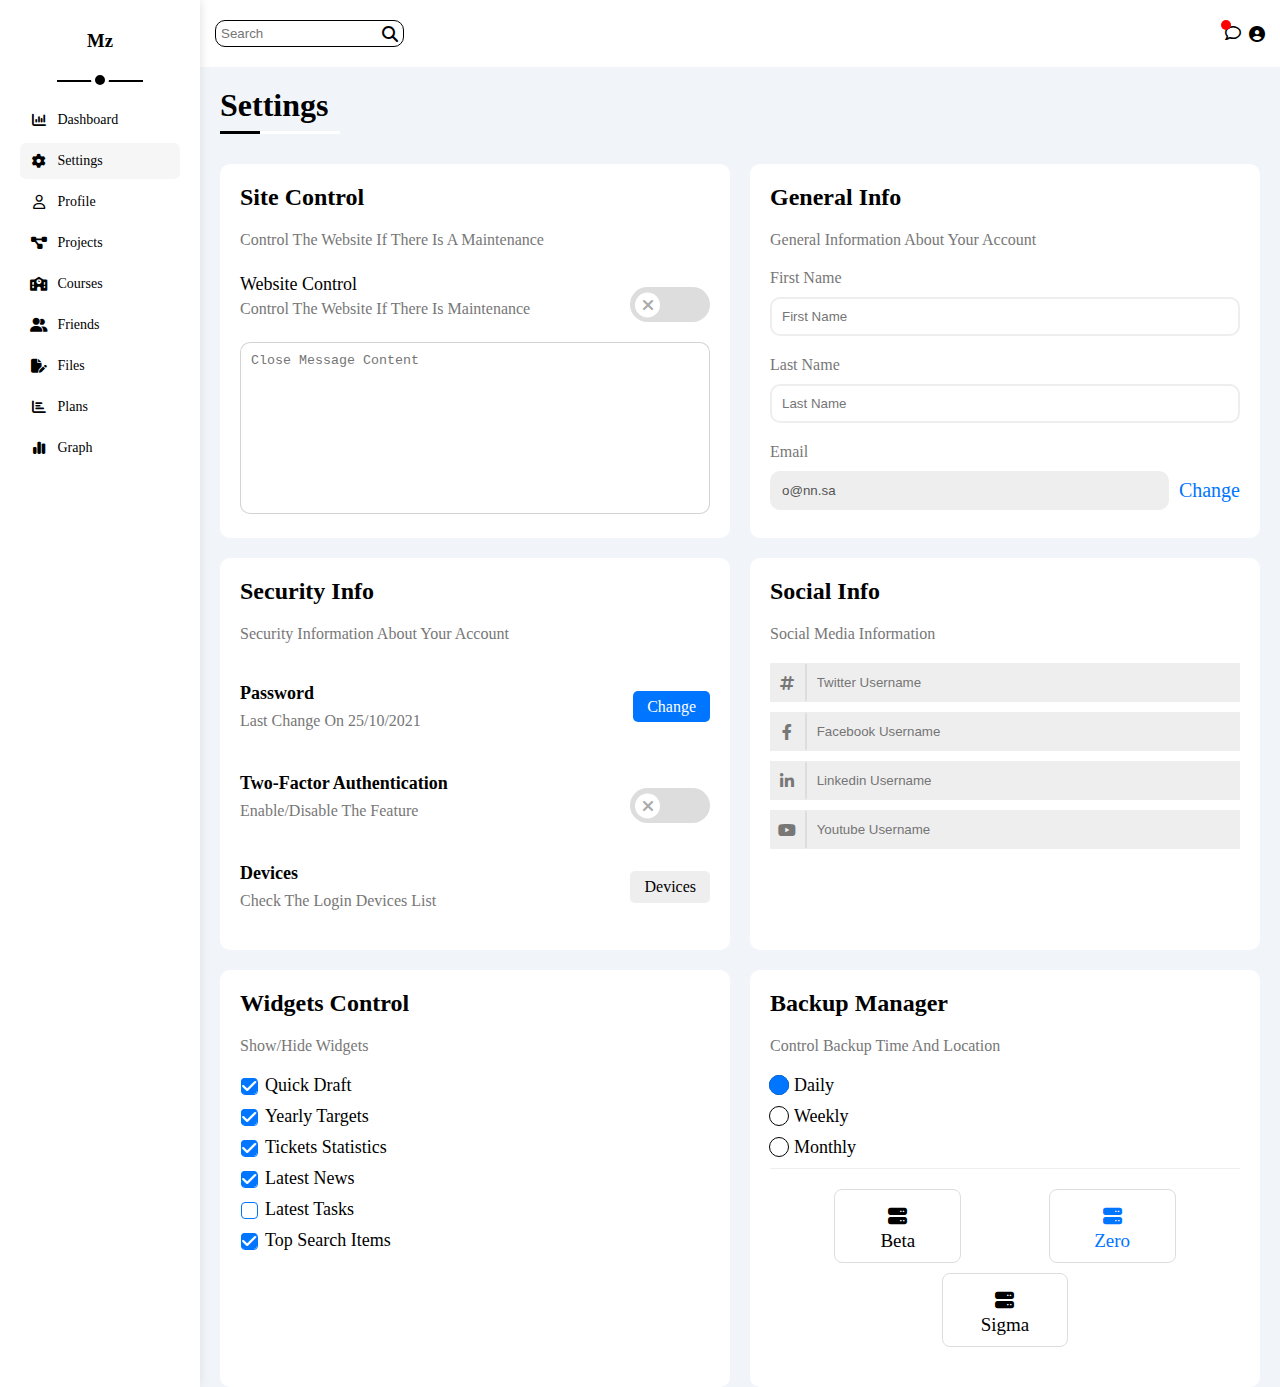
<file: settings.html>
<!DOCTYPE html>
<html lang="en">
  <head>
    <meta charset="UTF-8" />
    <meta http-equiv="X-UA-Compatible" content="IE=edge" />
    <meta name="viewport" content="width=device-width, initial-scale=1.0" />
    <title>Settings</title>
    <link rel="stylesheet" href="./css/all.min.css" />
    <link rel="stylesheet" href="./css/main.css" />
  </head>
  <body>
    <div class="page">
      <!-- Start Sidebar -->
      <div class="sidebar">
        <div class="sidebar-heading">
          <h3>Mz</h3>
        </div>
        <ul>
          <li>
            <a href="index.html"
              ><i class="fa-solid fa-chart-column fa-fw"></i>
              <span>Dashboard</span></a
            >
          </li>
          <li>
            <a class="active" href="settings.html"
              ><i class="fa-solid fa-gear fa-fw"></i> <span>Settings</span></a
            >
          </li>
          <li>
            <a href="profile.html"
              ><i class="fa-regular fa-user fa-fw"></i> <span>Profile</span></a
            >
          </li>
          <li>
            <a href="projects.html"
              ><i class="fa-solid fa-diagram-project fa-fw"></i>
              <span>Projects</span></a
            >
          </li>
          <li>
            <a href="courses.html"
              ><i class="fa-solid fa-school fa-fw"></i> <span>Courses</span></a
            >
          </li>
          <li>
            <a href="friends.html"
              ><i class="fa-solid fa-user-group fa-fw"></i> <span>Friends</span></a
            >
          </li>
          <li>
            <a href="files.html"
              ><i class="fa-solid fa-file-pen fa-fw"></i> <span>Files</span></a
            >
          </li>
          <li>
            <a href="plans.html"
              ><i class="fa-solid fa-chart-bar fa-fw"></i> <span>Plans</span></a
            >
          </li>
          <li>
            <a href="graph.html" 
              ><i class="fa-solid fa-chart-simple fa-fw"></i><span>Graph</span></a
            >
          </li>
        </ul>
      </div>
      <!-- End Sidebar -->
      <!-- Start Content -->
      <div class="content">
        <!-- Start Navbar -->
        <div class="navbar">
          <div class="search">
            <input type="search" placeholder="Search" />
            <i class="fa-solid fa-magnifying-glass"></i>
          </div>
          <div class="user-parent">
            <div class="comment">
              <i class="fa-regular fa-comment"></i>
            </div>
            <i class="fa-solid fa-circle-user user"></i>
          </div>
        </div>
        <!-- End Navbar -->
        <div class="page-content">
          <h1>Settings</h1>
          <!-- Start Settings Page -->
          <div class="settings-page">
            <!-- Start control -->
            <div class="control">
              <h3>Site Control</h3>
              <p>Control The Website If There Is A Maintenance</p>
              <div class="control-btn">
                <div class="text">
                  <h4>Website Control</h4>
                  <p>Control The Website If There Is Maintenance</p>
                </div>
                <label>
                  <input type="checkbox" />
                  <div class="toggle"></div>
                </label>
              </div>
              <textarea
                cols="30"
                rows="10"
                placeholder="Close Message Content"
              ></textarea>
            </div>
            <!-- End control -->
            <!-- Start General-Info -->
            <div class="general-info">
              <h3>General Info</h3>
              <p>General Information About Your Account</p>
              <form>
                <label for="first-name"> First Name </label>
                <input type="text" id="first-name" placeholder="First Name" />
                <label for="last-name"> Last Name </label>
                <input type="text" id="last-name" placeholder="Last Name" />
                <label for="email"> Email </label>
                <div class="change">
                  <input
                    type="email"
                    id="email"
                    placeholder="Email"
                    disabled
                    value="o@nn.sa"
                  />
                  <a href="#">Change</a>
                </div>
              </form>
            </div>
            <!-- End General-Info -->
            <!-- Start Security-Info -->
            <div class="security-info">
              <h3>Security Info</h3>
              <p>Security Information About Your Account</p>
              <div class="password">
                <div class="password-info">
                  <h4>Password</h4>
                  <p>Last Change On 25/10/2021</p>
                </div>
                <div class="change">
                  <a href="#">Change</a>
                </div>
              </div>
              <div class="auth">
                <div class="password-info">
                  <h4>Two-Factor Authentication</h4>
                  <p>Enable/Disable The Feature</p>
                </div>
                <label>
                  <input type="checkbox" />
                  <div class="toggle"></div>
                </label>
              </div>
              <div class="devices">
                <div class="password-info">
                  <h4>Devices</h4>
                  <p>Check The Login Devices List</p>
                </div>
                <a href="#">Devices</a>
              </div>
            </div>
            <!-- End Security-Info -->
            <!-- Start Social-info -->
            <div class="social-info">
              <h3>Social Info</h3>
              <p>Social Media Information</p>
              <form>
                <div class="twitter">
                  <i class="fa-solid fa-hashtag"></i>
                  <input type="text" placeholder="Twitter Username" />
                </div>
                <div class="facebook">
                  <i class="fa-brands fa-facebook-f"></i>
                  <input type="text" placeholder="Facebook Username" />
                </div>
                <div class="linkedin">
                  <i class="fa-brands fa-linkedin-in"></i>
                  <input type="text" placeholder="Linkedin Username" />
                </div>
                <div class="youtube">
                  <i class="fa-brands fa-youtube"></i>
                  <input type="text" placeholder="Youtube Username" />
                </div>
              </form>
            </div>
            <!-- End Social-info -->
            <!-- Start Widgets Control -->
            <div class="widgets-control">
              <h3>Widgets Control</h3>
              <p>Show/Hide Widgets</p>
              <form>
                <div>
                  <input type="checkbox" checked id="one" />
                  <label for="one">Quick Draft</label>
                </div>

                <div>
                  <input type="checkbox" checked id="two" />
                  <label for="two">Yearly Targets</label>
                </div>
                <div>
                  <input type="checkbox" checked id="three" />
                  <label for="three">Tickets Statistics</label>
                </div>
                <div>
                  <input type="checkbox" checked id="four" />
                  <label for="four">Latest News</label>
                </div>
                <div>
                  <input type="checkbox" id="five" />
                  <label for="five">Latest Tasks</label>
                </div>
                <div>
                  <input type="checkbox" checked id="six" />
                  <label for="six">Top Search Items</label>
                </div>
              </form>
            </div>
            <!-- End Widgets Control -->
            <!-- Start Backup Manager -->
            <div class="backup-manager">
              <h3>Backup Manager</h3>
              <p>Control Backup Time And Location</p>
              <form>
                <div class="daily-parent">
                  <input type="radio" id="daily" name="backup" checked />
                  <label for="daily">Daily</label>
                </div>
                <div class="weekly-parent">
                  <input type="radio" id="weekly" name="backup" />
                  <label for="weekly">Weekly</label>
                </div>
                <div class="monthly-parent">
                  <input type="radio" id="monthly" name="backup" />
                  <label for="monthly">Monthly</label>
                </div>
              </form>
              <div class="packages">
                <input type="radio" id="beta" name="package" />
                <div class="beta">
                  <label for="beta">
                    <i class="fa-solid fa-server"></i>Beta</label
                  >
                </div>
                <input type="radio" id="zero" name="package" checked/>
                <div class="zero">
                  <label for="zero">
                    <i class="fa-solid fa-server"></i>Zero</label
                  >
                </div>
                <input type="radio" id="sigma" name="package" />
                <div class="sigma">
                  <label for="sigma">
                    <i class="fa-solid fa-server"></i> Sigma</label
                  >
                </div>
              </div>
            </div>
            <!-- End Backup Manager -->
          </div>
          <!-- End Settings Page -->
        </div>

        <!-- End Content -->
      </div>
    </div>
  </body>
</html>
</file>
<file: css/main.css>
/* Start Variables */
:root {
    --main-transition: 0.3s;
    --blue-color: #0075ff;
    --blue-alt-color: #0d69d5;
}

/* End Variables */
/* Start Global Rules */
* {
    box-sizing: border-box;
    padding: 0;
    margin: 0;
    scroll-behavior: smooth;
}

::-webkit-scrollbar {
    width: 15px;
}

::-webkit-scrollbar-track {
    background-color: white;
}

::-webkit-scrollbar-thumb {
    background-color: var(--blue-color);
}

::-webkit-scrollbar-thumb:hover {
    background-color: var(--blue-alt-color);
}

*:focus {
    outline: none;
}

a {
    text-decoration: none;
}

a:visited,
a:hover,
a::selection,
a {
    color: black;
}

body {
    /* font-family: */
    scroll-behavior: smooth;

}

/* End Global Rules */

/* Start Page */
.page {
    display: flex;
    min-height: 100vh;

}

/* End Page */

/* start sidebar */
.sidebar {

    background-color: white;
    padding: 20px;
    position: relative;
    box-shadow: 0 0 10px #ddd;
    text-align: center;
    width: 200px;
}

@media(max-width: 767px) {
    .sidebar {
        width: 60px;
        padding: 10px;
    }
}

.sidebar h3 {
    text-align: center;
    padding: 10px;
    margin-bottom: 20px;
}

@media(max-width: 767px) {
    .sidebar h3 {
        padding: 5px;
        font-size: 14px;
    }
}

@media(min-width: 767px) {
    .sidebar h3 {
        text-align: center;
        font-weight: bold;
        position: relative;
        width: fit-content;
        margin: 0px auto 40px;
    }

    @media(min-width: 767px) {}

    .sidebar h3::after {
        content: '';
        position: absolute;
        width: calc(100% + 40px);
        height: 2px;
        background-color: black;
        bottom: -20px;
        left: -20px;
        display: block;
    }

    .sidebar h3::before {
        position: absolute;
        content: '';
        width: 10px;
        height: 10px;
        border-radius: 50%;
        background-color: black;
        bottom: -27px;
        left: 50%;
        transform: translateX(-50%);
        border: 4px solid white;
        display: block;
        z-index: 100;
    }
}

.sidebar ul {
    list-style: none;
    padding: 0;
}

.sidebar ul li a {
    transition: 0.5s;
    border-radius: 5px;
    width: 100%;
    padding: 10px;
    display: flex;
    align-items: center;
    transition: var(--main-transition);
    font-size: 14px;
    border-radius: 6px;
    margin-bottom: 5px;
}

.sidebar ul li i {
    margin-right: 5px;
}

@media(max-width: 767px) {
    .sidebar ul li a {
        padding: 10px;
    }

    .sidebar ul li i {
        margin-right: 0px;
    }
}

.sidebar ul li a:hover,
.sidebar ul li a.active {
    background-color: #f6f6f6;
}

.sidebar ul li span {
    margin-left: 5px;
}

@media(max-width: 767px) {
    .sidebar ul li span {
        display: none;
    }
}



/* end sidebar */

/* Start Navbar */
.navbar {
    display: flex;
    justify-content: space-between;
    background-color: white;
    align-items: center;
    padding: 10px 5px;
}

.navbar .search {
    position: relative;
    padding: 10px;

}

.navbar .search i {
    position: absolute;
    right: 16px;
    top: 50%;
    transform: translateY(-50%);
}

.navbar .user-parent {
    display: flex;
    gap: 8px;
    padding: 10px;
    align-items: center;
}

.navbar .comment {
    position: relative;
}

.navbar .comment::before {
    content: '';
    position: absolute;
    width: 10px;
    height: 10px;
    border-radius: 50%;
    background-color: red;
    top: -5px;
    right: 10px;
}

.navbar input {
    padding: 5px;
    border: 1px solid black;
    border-radius: 10px;
}

.navbar img {
    max-width: 100%;
    width: 25px;
    height: 25px;
    border-radius: 50%;
    border: 2px solid white;
    outline: 2px solid #eee;
    margin-left: 2px;
}

@media(max-width: 767px) {
    .navbar input {
        width: 130px
    }
}

/* End Navbar */
/* Start Wrapper */
.wrapper {
    display: grid;
    grid-template-columns: repeat(auto-fill, minmax(450px, 1fr));
    margin-left: 20px;
    margin-right: 20px;
    gap: 30px;
}

@media(max-width: 767px) {
    .wrapper {
        grid-template-columns: minmax(200px, 1fr);
        margin-left: 10px;
        margin-right: 10px;
    }
}

/* End Wrapper */

/* Start Content */
.content {
    flex: 1;
    background-color: #f1f5f9;
    width: 100%;
    overflow: hidden;

}

/* .page-content {} */

.page-content h1 {
    margin: 20px 20px 40px;
    position: relative;
    font-weight: bold;
}

.page-content h1::before,
.page-content h1::after {
    content: '';
    position: absolute;
    left: 0;
    bottom: -10px;
    height: 3px;
}

.page-content h1::before {
    width: 40px;
    background-color: black;
    z-index: 1;
}

.page-content h1::after {
    width: 120px;
    background-color: white;
}

/* Start Welcome */
/* .welcome-parent {
    
} */

.welcome {
    display: flex;
    justify-content: space-between;
    padding: 30px;
    background-color: #eee;
    align-items: center;
    border-radius: 10px;

}

.welcome h3 {
    margin-bottom: 10px;
    font-size: 25px;
    font-weight: bold;

}

.welcome .name {
    color: #777;
    font-size: 20px;
    margin-bottom: 20px;
}

@media(max-width: 767px) {
    .welcome {
        flex-direction: column;
        text-align: center;
    }
}

.content .description-parent {

    padding: 30px 10px 10px;
    background-color: white;
    position: relative;
}

.content .description-parent .user img {
    position: absolute;
    top: -25px;
    left: 20px;
    display: block;
    max-width: 100%;
    width: 50px;
    border-radius: 50%;
    object-fit: cover;
    border: 2px solid white;
    outline: 2px solid #eee;
    z-index: 50;
    background-color: #eee;
}

.content .decription {
    display: flex;
    justify-content: space-around;
    align-items: center;
    border-bottom: 1px solid #eee;
    border-top: 1px solid #eee;
    margin-top: 20px;
    margin-bottom: 20px;
    padding: 20px 10px;
    text-align: center;
    flex-wrap: wrap;
}

@media(max-width: 767px) {
    .content .decription {
        margin-bottom: 3px;
        margin-top: 3px;
        padding: 5px;
        flex-direction: column;

    }

    .content .decription div {
        margin-bottom: 25px;
    }
}


.content .decription div p {
    color: #777;
}

.decription h4 {
    margin-bottom: 10px;
}

.description-parent .profile-btn {
    background-color: var(--blue-color);
    color: white;
    padding: 5px 10px;
    display: block;
    margin: 5px 5px 5px auto;
    border: none;
    margin-top: 30px;
    border-radius: 10px;
    transition: var(--main-transition);
    cursor: pointer;
}

.description-parent .profile-btn:hover {
    background-color: var(--blue-alt-color);
}

/* End Welcome */
/* Start Draft */
.draft {
    display: flex;
    flex-direction: column;
    padding: 20px;
    background-color: white;
    border-radius: 10px;
}

.draft h3 {
    margin-bottom: 10px;
    font-size: 25px;
    font-weight: bold;
}

.draft p {
    margin-bottom: 20px;
    color: #777;

}

.draft input {
    padding: 10px;
    margin-bottom: 10px;
    background-color: #eee;
    border: none;
}

.draft textarea {
    padding: 10px;
    background-color: #eee;
    border: none;
    resize: none;

}

.draft button {
    width: fit-content;
    margin-top: 10px;
    margin-left: auto;
    border: none;
    padding: 5px 10px;
    background-color: var(--blue-color);
    color: white;
    border-radius: 10px;
    cursor: pointer;
}

.draft button:hover {
    background-color: var(--blue-alt-color);
}

/* End Draft */

/* Start Targets*/
.targets {
    background-color: white;
    padding: 20px;
    border-radius: 10px;
}

.targets h3 {
    font-size: 25px;
    font-weight: bold;
    margin-bottom: 10px;
}

.targets p {
    color: #777;
    margin-bottom: 20px;

}

.targets .each-target {
    display: flex;
    gap: 20px;
    margin-bottom: 10px;
    align-items: center;

}

.targets .each-target .icon .money {
    background-color: #0077ff4f;
    padding: 30px;
}

.targets .each-target .icon .project {
    background-color: rgba(255, 166, 0, 0.397);
    padding: 30px;
}

.targets .each-target .icon .team {
    background-color: rgba(0, 128, 0, 0.308);
    padding: 30px;
}

.targets .each-target .details {
    flex: 1;
}

.targets .each-target .details h3 {
    font-size: 16px;
    color: #777;
}

.targets .each-target .details span {
    display: block;
    font-weight: bold;
    font-size: 12px;
}

.targets .each-target .details div {
    position: relative;
    margin-top: 5px;
}

.targets .each-target .details .money {
    background-color: #0077ff3a;
    height: 4px;
}

.targets .each-target .details .money>span {
    position: absolute;
    background-color: #0075ff;
    height: 4px;
}

.targets .each-target .details .project {
    background-color: rgba(255, 166, 0, 0.219);
    height: 4px;
}

.targets .each-target .details .project>span {
    position: absolute;
    background-color: orange;
    height: 4px;
}

.targets .each-target .details .team {
    background-color: rgba(0, 128, 0, 0.185);
    height: 4px;
}

.targets .each-target .details .team>span {
    position: absolute;
    background-color: green;
    height: 4px;
}

.targets .each-target .details div span>.money-span {
    position: absolute;
    right: -10px;
    top: -45px;
    height: 30px;
    width: 30px;
    display: block;
    color: white;
    font-size: 12px;
    background-color: var(--blue-alt-color);
    display: flex;
    justify-content: center;
    align-items: center;
}

.targets .each-target .details div span>.money-span::after {
    content: '';
    position: absolute;
    border-style: solid;
    border-width: 5px;
    border-color: var(--blue-alt-color) transparent transparent transparent;
    bottom: -10px;
}

.targets .each-target .details div span>.team-span {
    position: absolute;
    right: -10px;
    top: -45px;
    height: 30px;
    width: 30px;
    display: block;
    color: white;
    font-size: 12px;
    background-color: green;
    display: flex;
    justify-content: center;
    align-items: center;
}

.targets .each-target .details div span>.team-span::after {
    content: '';
    position: absolute;
    border-style: solid;
    border-width: 5px;
    border-color: green transparent transparent transparent;
    bottom: -10px;
}

.targets .each-target .details div span>.project-span {
    position: absolute;
    right: -10px;
    top: -45px;
    height: 30px;
    width: 30px;
    display: block;
    color: white;
    font-size: 12px;
    background-color: orange;
    display: flex;
    justify-content: center;
    align-items: center;
}

.targets .each-target .details div span>.project-span::after {
    content: '';
    position: absolute;
    border-style: solid;
    border-width: 5px;
    border-color: orange transparent transparent transparent;
    bottom: -10px;
}


@media(max-width: 400px) {
    .targets .icon {
        display: none;
    }
}

/* End Targets*/
/* Start Tickets */
.tickets {
    background-color: white;
    padding: 20px;
    border-radius: 10px;
}

.tickets .boxes-parent {
    display: flex;
    flex-wrap: wrap;
    gap: 20px;
    justify-content: center;
    align-items: center;

}

.tickets .box {
    border: 1px solid #777;
    border-radius: 10px;
    flex-basis: 46%;
    text-align: center;

}

@media(max-width: 767px) {
    .tickets .box {
        flex-basis: 90%;
    }
}

.tickets h3 {
    font-size: 20px;
    font-weight: bold;
    margin-bottom: 10px;
}

.tickets p {
    color: #777;
    margin-bottom: 10px;

}

.tickets .box .icon .ticket {
    color: orange;
    padding: 10px;
}

.tickets .box .icon .down {
    color: blue;
    padding: 10px;
}

.tickets .box .icon .right {
    color: green;
    padding: 10px;
}

.tickets .box .icon .wrong {
    color: red;
    padding: 10px;
}

.tickets .box span {
    display: block;
    margin-bottom: 5px;
}

.tickets .box span:first-of-type {
    font-size: 25px;
    font-weight: bold;
}

.tickets .box span:last-of-type {
    font-size: 14px;
    color: #777;
}

/* End Tickets */
/* Start News */
.news {
    padding: 20px;
    background-color: white;
    border-radius: 10px;
}

.news .each-one {
    display: flex;
    align-items: center;
    justify-content: space-between;
    margin-bottom: 20px;
    padding: 10px 0;
}

@media(max-width: 767px) {
    .news .each-one {
        flex-direction: column;
        align-items: center;

    }

}

.news .each-one:not(:last-child) {
    border-bottom: 2px solid #eee;
}

.news .info-parent {
    display: flex;
    align-items: center;
}

@media(max-width: 767px) {
    .news .info-parent {
        flex-direction: column;

        text-align: center;
    }

    .news .info-parent .info {
        margin-top: 20px;
    }

    .news h3 {
        text-align: center;
    }
}

.news h3 {
    margin-bottom: 20px;
    font-size: 25px;
    font-weight: bold;
}

.news .info-parent img {
    max-width: 100%;
    width: 100px;
    object-fit: cover;
    border-radius: 10px;
}

.news .info-parent .info {
    margin-left: 10px;
}

.news .info-parent .info h4 {
    font-weight: 22px;
    margin-bottom: 5px;
    font-weight: bold;
}

.news .info-parent .info p {
    color: #777;
}

.news .each-one .published {
    background-color: #eee;
    padding: 5px;
    border-radius: 5px;
    margin-top: 5px;

}

/* End News */
/* Start Tasks */
.tasks {
    padding: 20px;
    background-color: white;
    border-radius: 10px;
}

.tasks h3 {
    font-size: 24px;
    font-weight: bold;
    margin-bottom: 20px;
}

.tasks .each-task {
    display: flex;
    justify-content: space-between;
    margin-bottom: 10px;
    align-items: center;
    padding: 10px 0;
}

.tasks .each-task:not(:last-of-type) {
    border-bottom: 2px solid #eee;
}

.tasks .each-task .text h4 {
    margin-bottom: 5px;
    font-size: 16px;
    font-weight: bold;
}

.tasks .each-task .text p {
    color: #777;
    font-size: 14px;

}

.tasks .done h4,
.tasks .done p {
    opacity: 0.3;
    text-decoration: line-through;
}

.tasks .done .remove i {
    opacity: 0.3;
    margin-left: 10px;
    display: block;
}

.tasks .remove {
    transition: var(--main-transition);
    cursor: pointer;
}

.tasks .remove:hover {
    color: red;
}

/* End Tasks */
/* Start Search */
.page-content .search {
    padding: 20px;
    border-radius: 10px;
    background-color: white;
}

.page-content .search h3 {
    margin-bottom: 20px;
    font-size: 22px;
    font-weight: bold;
}

.page-content .search .each-item {
    display: flex;
    justify-content: space-between;
    padding: 15px 0;
    align-items: center;
}

.page-content .search .each-item span {

    background-color: #eee;
    display: flex;
    justify-content: center;
    align-items: center;
    padding: 8px;
    border-radius: 8px;

}

.page-content .search .keyword h4,
.page-content .search .keyword p {
    font-size: 18px;
    color: #777;
}

/* End Search */
/* Start Uploads */
.uploads {
    background-color: white;
    padding: 20px;
    border-radius: 10px;
}

.uploads h3 {
    margin-bottom: 20px;
    font-size: 24px;
    font-weight: bold;
}

.uploads .each-upload {
    display: flex;
    align-items: center;
    justify-content: space-between;
    align-items: center;
    margin-bottom: 10px;
    padding: 15px 0;
}

.uploads .each-upload:not(:last-of-type) {
    border-bottom: 1px solid #eee;
}

.uploads .each-upload .text-parent {
    display: flex;
    align-items: center;
}

.uploads .each-upload .text {
    margin-left: 10px;
}

.uploads .each-upload .text-parent h4 {
    margin-bottom: 4px;
    font-size: 12px;
}

.uploads .each-upload .text-parent span {

    font-size: 14px;
}

.uploads .each-upload>span {
    background-color: #eee;
    padding: 8px;
    border-radius: 8px;
    font-size: 12px;
    margin-left: 10px;
}

.uploads .each-upload .text span {
    color: #777;
    font-size: 12px;
}

.uploads .each-upload img {
    max-width: 100%;
    width: 40px;
    object-fit: cover;

}

/* End Uploads */
/* Start Progress */
.progress {
    background-color: white;
    border-radius: 10px;
    padding: 20px;
}

.progress h3 {
    margin-bottom: 20px;
    font-size: 24px;
    font-weight: bold;
}

@media(max-width: 767px) {
    .progress h3 {
        font-size: 22px;
    }
}

.progress ul {
    list-style: none;
    padding-left: 25px;
    position: relative;
}

.progress ul::before {
    content: '';
    position: absolute;
    height: 100%;
    width: 3px;
    background-color: var(--blue-color);
    left: 15px;
    top: 0;
}

.progress ul li {
    padding-left: 20px;
    margin-bottom: 30px;
    font-size: 20px;
    position: relative;
}

.progress ul li::before {
    content: '';
    position: absolute;
    width: 20px;
    height: 20px;
    border-radius: 50%;
    top: 50%;
    transform: translateY(-50%);
    left: -20px;
    background-color: white;
    z-index: 10;
    outline: 2px solid var(--blue-color);
    border: 2px solid white;

}

.progress ul .done::before {
    background-color: var(--blue-color);
}

.progress ul .current::before {
    animation: flash 2s linear infinite;
}

/* End Progress */
/* Start Reminders */
.reminders {
    padding: 20px;
    background-color: white;
    border-radius: 10px;
}

.reminders h3 {
    margin-bottom: 25px;
    font-size: 25px;
    font-weight: bold;
}

.reminders ul {
    list-style: none;
    padding-left: 45px;
}

.reminders ul li {
    margin-bottom: 20px;
    position: relative;
}

.reminders ul li::before {
    content: '';
    position: absolute;
    width: 15px;
    height: 15px;
    border-radius: 50%;
    left: -45px;
    top: 50%;
    transform: translateY(-50%);
}

.reminders ul li::after {
    content: '';
    position: absolute;
    height: 100%;
    left: -15px;
    background-color: black;
    width: 2px;
    top: 0;
}

.reminders ul li.blue::before,
.reminders ul li.blue::after {
    background-color: var(--blue-color);
}

.reminders ul li.green::before,
.reminders ul li.green::after {
    background-color: green;
}

.reminders ul li.red::before,
.reminders ul li.red::after {
    background-color: red;
}

.reminders ul li.orange::before,
.reminders ul li.orange::after {
    background-color: orange;
}

.reminders ul li div h4 {
    font-size: 16px;
    margin-bottom: 10px;
}

.reminders ul li div span {
    display: block;
    color: #777;
    font-size: 14px;

}

/* End Reminders */
/* Start Post */
.post {
    background-color: white;
    padding: 20px;
    border-radius: 10px;
}

.post h3 {
    margin-bottom: 20px;
    font-size: 25px;
    font-weight: bold;
}

.post .info {
    display: flex;
    align-items: center;
}

.post .info .info-text {
    margin-left: 10px;
    padding: 15px;
    border-bottom: 2px solid #eee;
}

.post .info .info-text h4 {
    margin-bottom: 10px;
    font-size: 20px;
}

.post .info .info-text p {
    color: #777;
    font-size: 17px;

}

.post .image-parent img {
    max-width: 100%;
    width: 50px;
    border-radius: 50%;
}

.post>p {
    line-height: 1.7;
    padding: 30px 0;
    font-size: 18px;
    border-bottom: 2px solid #eee;
}

@media(max-width: 767px) {
    .post>p {
        text-align: center;
    }
}

.post .post-footer {
    margin-top: 20px;
    padding: 5px 0;
    display: flex;
    justify-content: space-between;
    align-items: center;
    color: #777;
}

.post .post-footer .first-part span {
    margin-left: 5px;
}

.post .post-footer .comments span {
    margin-left: 5px;
}

/* End Post */
/* Start Social Media Stats */
.social-media-stats {
    padding: 20px;
    background-color: white;
    border-radius: 10px;
}

.social-media-stats h3 {
    margin-bottom: 25px;
    font-size: 25px;
    font-weight: bold;
}

.social-media-stats>div {
    display: flex;
    justify-content: space-between;
    align-items: center;
    margin-bottom: 5px;
}

@media(max-width: 500px) {
    .social-media-stats>div {
        display: block;
        text-align: center;
    }

    .social-media-stats .icon-followers {
        display: block;
        margin: auto;
        text-align: right;
    }

    .social-media-stats a {
        margin-left: auto;
        margin-top: 10px;
    }
}

.social-media-stats .twitter {
    background-color: rgb(29 161 242 / 20%);
    padding: 20px;
    position: relative;
}

.social-media-stats .twitter i {
    background-color: #1da1f2;
    position: absolute;
    left: 0;
    top: 0;
    height: 100%;
    width: 50px;
    display: flex;
    justify-content: center;
    align-items: center;
    color: white;
}

.social-media-stats .twitter span {
    padding-left: 40px;
    color: #1da1f2;
}

.social-media-stats .twitter a {
    background-color: #1da1f2;
    color: white;
    width: 60px;
    height: 22px;
    display: flex;
    align-items: center;
    justify-content: center;
    border-radius: 5px;
}

.social-media-stats .youtube {
    background-color: rgb(255 0 0 / 20%);
    padding: 20px;
    position: relative;
}

.social-media-stats .youtube i {
    background-color: #ff0000;
    position: absolute;
    left: 0;
    top: 0;
    height: 100%;
    width: 50px;
    display: flex;
    justify-content: center;
    align-items: center;
    color: white;
}

.social-media-stats .youtube span {
    padding-left: 40px;
    color: #ff0000;
}

.social-media-stats .youtube a {
    background-color: #ff0000;
    color: white;
    width: 75px;
    height: 22px;
    display: flex;
    align-items: center;
    justify-content: center;
    border-radius: 5px;
}

.social-media-stats .facebook {
    background-color: rgb(24 119 242 / 20%);
    padding: 20px;
    position: relative;
}

.social-media-stats .facebook i {
    background-color: #1877f2;
    position: absolute;
    left: 0;
    top: 0;
    height: 100%;
    width: 50px;
    display: flex;
    justify-content: center;
    align-items: center;
    color: white;
}

.social-media-stats .facebook span {
    padding-left: 40px;
    color: #1da1f2;
}

.social-media-stats .facebook a {
    background-color: #1877f2;
    color: white;
    width: 60px;
    height: 22px;
    display: flex;
    align-items: center;
    justify-content: center;
    border-radius: 5px;
}

.social-media-stats .in {
    background-color: rgb(0 119 181 / 20%);
    ;
    padding: 20px;
    position: relative;
}

.social-media-stats .in i {
    background-color: #0077b5;
    position: absolute;
    left: 0;
    top: 0;
    height: 100%;
    width: 50px;
    display: flex;
    justify-content: center;
    align-items: center;
    color: white;
}

.social-media-stats .in span {
    padding-left: 40px;
    color: #0077b5;
}

.social-media-stats .in a {
    background-color: #0077b5;
    color: white;
    width: 65px;
    height: 24px;
    display: flex;
    align-items: center;
    justify-content: center;
    border-radius: 5px;
}

/* End Social Media Stats */
/* End Content */
/* Start Projects */
.projects {
    padding: 20px;
    background-color: white;
    border-radius: 10px;
    margin: 20px;
}

.projects h3 {
    margin-bottom: 25px;
    font-size: 25px;
    font-weight: bold;
}

.projects .responsive-table {
    overflow-x: auto;
}

.projects table {
    background-color: #eee;
    min-width: 1000px;
    width: 100%;

}

/* .projects table tbody {} */

.projects table thead th {
    padding: 10px;
    text-align: left;
    font-weight: bold;
}

.projects table tr td {
    text-align: left;
    padding: 10px;
    background-color: white;
}

.projects table tbody tr td img {
    max-width: 100%;
    width: 30px;
    border-radius: 50%;
    border: 1px solid white;
    outline: 2px solid #eee;
}

.projects table tbody tr td img:not(:first-of-type) {
    margin-left: -15px;
}

.projects table tbody tr .pending {
    background-color: orange;
    padding: 5px 10px;
    color: white;
    border: none;
    border-radius: 8px;
    cursor: pointer;
}

.projects table tbody tr .completed {
    background-color: green;
    padding: 5px 10px;
    color: white;
    border: none;
    border-radius: 8px;
    cursor: pointer;
}

.projects table tbody tr .rejected {
    background-color: red;
    padding: 5px 10px;
    color: white;
    border: none;
    border-radius: 8px;
    cursor: pointer;
}

.projects table tbody tr .in-progress {
    background-color: var(--blue-color);
    padding: 5px 10px;
    color: white;
    border: none;
    border-radius: 8px;
    cursor: pointer;
}

/* End Projects */
/* Start Settings */
.settings-page {
    display: grid;
    grid-template-columns: repeat(auto-fill, minmax(450px, 1fr));
    gap: 20px;
    margin-left: 20px;
    margin-right: 20px;
}

@media(max-width: 767px) {
    .settings-page {
        margin-left: 5px;
        margin-right: 5px;
        grid-template-columns: minmax(100px, 1fr);
        gap: 10px;
    }
}

/* Start Control */
.control {
    background-color: white;
    padding: 20px;
    border-radius: 10px;
}

.control h3 {
    font-size: 24px;
    font-weight: bold;
    margin-bottom: 20px;
}

.control>p {
    color: #777;
    margin-bottom: 20px;
}

.control .control-btn {
    display: flex;
    justify-content: space-between;
    align-items: center;
    margin-bottom: 20px;
}

.control .control-btn .text h4 {
    font-size: 18px;
    font-weight: 500;
    margin-bottom: 5px;
}

.control .control-btn .text p {
    color: #777;
}

label input {
    appearance: none;
}

label .toggle {
    width: 80px;
    height: 35px;
    background-color: #ddd;
    border-radius: 20px;
    position: relative;
    cursor: pointer;
    transition: var(--main-transition);
    margin-left: 10px;
}

label .toggle::before {
    position: absolute;
    font-family: "Font Awesome 6 Free";
    content: "\f00d";
    font-weight: 900;
    background-color: white;
    width: 25px;
    height: 25px;
    border-radius: 50%;
    left: 5px;
    top: 50%;
    transform: translateY(-50%);
    display: flex;
    justify-content: center;
    align-items: center;
    color: #aaa;
    transition: var(--main-transition);
}

label input:checked+.toggle {
    background-color: var(--blue-color);
}

label input:checked+.toggle::before {
    left: 50px;
    content: '\f00c';
    color: var(--blue-color);
}

.control textarea {
    width: 100%;
    resize: none;
    padding: 10px;
    border-radius: 10px;
    border-color: #77777752;
    outline: none;
}

/* End Control */
/* Start General-info */
.general-info {
    padding: 20px;
    background-color: white;
    border-radius: 10px;
}

.general-info h3 {
    font-size: 24px;
    font-weight: bold;
    margin-bottom: 20px;
}

.general-info>p {
    color: #777;
    margin-bottom: 20px;
}

/* .general-info form {} */

.general-info form label {
    display: block;
    margin-bottom: 10px;
    margin-top: 20px;
    color: #777;
    font-size: 16px;
}

.general-info form input {
    display: block;
    width: 100%;
    padding: 10px;
    border-radius: 10px;
    border: 2px solid #eee;
    outline: none;
}

.general-info form input[type="email"] {
    background-color: #eee;
    cursor: no-drop;
}

.general-info form .change {
    display: flex;
    align-items: center;
}

.general-info a {
    color: var(--blue-color);
    margin-left: 10px;
    font-size: 20px;
}

/* Start General-info */
/* Start Security-info */
.security-info {
    padding: 20px;
    background-color: white;
    border-radius: 10px;
}

.security-info h3 {
    font-size: 24px;
    font-weight: bold;
    margin-bottom: 20px;
}

.security-info>p {
    color: #777;
    margin-bottom: 20px;
}

.security-info>div {
    display: flex;
    align-items: center;
    justify-content: space-between;
    padding: 20px 0;
}

.security-info>div h4 {
    font-size: 18px;
    margin-bottom: 8px;
}

.security-info>div p {
    color: #777;
}

.security-info .password a {
    color: white;
    background-color: var(--blue-color);
    padding: 7px 14px;
    border-radius: 5px;
    transition: var(--main-transition);
}

.security-info .password a:hover {
    background-color: var(--blue-alt-color);
}

.security-info .devices a {
    color: black;
    background-color: #eee;
    padding: 7px 14px;
    border-radius: 5px;
}

/* End Security-info */
/* Start Social-info */
.social-info {
    padding: 20px;
    background-color: white;
    border-radius: 10px;
}

.social-info h3 {
    font-size: 24px;
    font-weight: bold;
    margin-bottom: 20px;
}

.social-info>p {
    color: #777;
    margin-bottom: 20px;
}

.social-info form div {
    margin-bottom: 10px;
    display: flex;
    align-items: center;
    background-color: #eee;
}

.social-info form div input {
    width: 100%;
    padding: 10px;
    border: 2px solid #eee;
    background-color: #eee;
    border-left: 2px solid #ddd;
}

.social-info form div i {
    height: 100%;
    width: 8%;
    color: #777;
    background-color: #eee;
    display: flex;
    justify-content: center;
    align-items: center;
    transition: var(--main-transition);
}

.social-info form div:focus-within i {
    color: black;
}

/* End Social-info */
/* Start Widgets-control */
.widgets-control {
    padding: 20px;
    background-color: white;
    border-radius: 10px;

}

.widgets-control h3 {
    font-size: 24px;
    font-weight: bold;
    margin-bottom: 20px;
}

.widgets-control>p {
    color: #777;
    margin-bottom: 20px;
}

.widgets-control form div {
    display: flex;
    gap: 10px;
    align-items: center;
    margin-bottom: 10px;
}

.widgets-control form label {
    position: relative;
    cursor: pointer;
}

.widgets-control form label::before {
    font-family: 'Font Awesome 6 Free';
    content: '\f00c';
    font-weight: 900;
    position: absolute;
    left: -24px;
    display: flex;
    justify-content: center;
    align-items: center;
    color: white;
    background-color: var(--blue-color);
    transform: scale(0) rotate(360deg);
    transition: var(--main-transition);
    font-size: 16px;
    top: 50%;
    margin-top: -8px;
    border-radius: 4px;

}

.widgets-control form input:checked+label::before {
    transform: scale(1);
}

.widgets-control form label:after {
    content: '';
    position: absolute;
    width: 15px;
    height: 15px;
    border: 1px solid #ddd;
    left: -24px;
    top: 50%;
    margin-top: -8px;
    transition: var(--main-transition);
    border-radius: 4px;
    border: 1px solid var(--blue-color);
}

/* .widgets-control form div:hover label::after {
    border: 1px solid var(--blue-color);
} */

.widgets-control form div label {
    font-size: 18px;
}

.widgets-control form div input {
    transition: var(--main-transition);
    appearance: none;
    padding-left: 15px;

}

/* .widgets-control form div input:checked {} */

/* End Widgets-control */
/* Start Backup Manager */
.backup-manager {
    padding: 20px;
    background-color: white;
    border-radius: 10px;
}

.backup-manager h3 {
    font-size: 24px;
    font-weight: bold;
    margin-bottom: 20px;
}

.backup-manager input {
    appearance: none;
    padding-left: 15px;
}

.backup-manager>p {
    color: #777;
    margin-bottom: 20px;
}

.backup-manager form>div {
    margin-bottom: 10px;
}

.backup-manager form>div label::before {
    content: '';
    position: absolute;
    width: 18px;
    height: 18px;
    border-radius: 50%;
    border: 1px solid black;
    left: -20px;
    top: 50%;
    margin-top: -10px;
}

.backup-manager form>div label::after {
    content: '';
    position: absolute;
    width: 20px;
    height: 20px;
    background-color: var(--blue-color);
    top: 50%;
    margin-top: -10px;
    left: -20px;
    border-radius: 50%;
    transform: scale(0) rotate(360deg);
    transition: var(--main-transition);
}

.backup-manager form input:checked+label::after {
    transform: scale(1);
}

.backup-manager form label {
    padding-left: 5px;
    font-size: 18px;
    position: relative;
}

.backup-manager .packages {
    display: flex;
    justify-content: space-around;
    flex-wrap: wrap;
    border-top: 1px solid #eee;
    padding: 20px 0;
    gap: 10px;
}

.backup-manager .packages input {
    appearance: none;
}

.backup-manager .packages div {
    transition: var(--main-transition);
}

.backup-manager .packages input:checked+div {
    color: var(--blue-color);
}

.backup-manager .packages>div {
    border: 1px solid #ddd;
    padding: 10px 0;
    display: flex;
    justify-content: center;
    align-items: center;
    flex-direction: column;
    flex-basis: 27%;
    border-radius: 8px;
}

@media(max-width: 767px) {
    .backup-manager .packages>div {
        flex-basis: 100%;
    }
}

.backup-manager .packages>div label {
    margin-top: 6px;
    font-size: 19px;
    cursor: pointer;
    display: block;
    width: 100%;
    text-align: center;
}

.backup-manager .packages>div label i {
    display: flex;
    flex-direction: column;
    margin-bottom: 5px;
}

/* End Backup Manager */
/* End Settings */
/* Start Profile */
/* .profile-page {} */

.overview {
    margin: 20px;
    background-color: white;
    display: flex;
    border-radius: 10px;
}

@media(max-width: 767px) {
    .overview {
        flex-direction: column;
    }
}

.overview .image {
    flex-basis: 30%;
    display: flex;
    justify-content: center;
    align-items: center;
    flex-direction: column;
}

.overview .image img {
    max-width: 100%;
    width: 100px;
    border-radius: 50%;
    border: 3px solid white;
    outline: 3px solid #ddd;
    background-color: #eee;
}

@media(max-width: 767px) {
    .overview .image img {
        margin-top: 25px;
    }
}

.overview .image h3 {
    padding: 10px;
    margin-top: 5px;
    font-size: 20px;
}

.overview .image p {
    color: #777;
    margin-top: 5px;
    margin-bottom: 10px;
}

.overview .image .level {
    position: relative;
    width: 40%;
    margin-bottom: 16px;
    background-color: #eee;
    height: 5px;
    border-radius: 5px;

}

.overview .image .level span {
    position: absolute;
    left: 0;
    top: 0;
    border-radius: 5px;
    height: 5px;
    background-color: var(--blue-color);
}

.overview .image .rating-icon i {
    color: orange;
    font-size: 13px;
    margin-bottom: 15px;
}

.overview span {
    color: #777;
    font-size: 15px;
}

.overview .overview-info {

    border-left: 1px solid #eee;
    flex: 1;
}

@media(min-width: 992px) {
    .overview .overview-info {
        display: flex;
        flex-wrap: wrap;
        gap: 20px;
    }

    .overview .overview-info>div {
        flex-basis: 48%;
    }
}

.overview .overview-info>div:not(:last-of-type) {
    margin-bottom: 0;
    padding-bottom: 10px;
    border-bottom: 2px solid #eee;
}

.overview .overview-info>div {
    transition: var(--main-transition);
    padding: 20px;
}

.overview .overview-info div:hover {
    background-color: #dddddd81;
}

.overview .overview-info>div h4 {
    color: #777;
    margin-bottom: 10px;
}

.overview .overview-info>div p:not(:last-of-type) {
    margin-bottom: 10px;
}

.overview .overview-info>div p span {
    color: #777;
}

.overview label .toggle {
    width: 80px;
    height: 20px;
    background-color: #ddd;
    border-radius: 20px;
    position: relative;
    cursor: pointer;
    transition: var(--main-transition);
    margin-left: 0;
}

.overview label .toggle::before {
    position: absolute;
    font-family: "Font Awesome 6 Free";
    content: "\f00d";
    font-weight: 900;
    background-color: white;
    width: 12px;
    height: 12px;
    border-radius: 50%;
    left: 5px;
    top: 50%;
    transform: translateY(-50%);
    display: flex;
    justify-content: center;
    align-items: center;
    color: #aaa;
    transition: var(--main-transition);
    font-size: 10px;
}

.overview label input:checked+.toggle {
    background-color: var(--blue-color);
}

.overview label input:checked+.toggle::before {
    left: 64px;
    content: '\f00c';
    color: var(--blue-color);
}

.other-information {
    display: flex;
    gap: 20px;
    margin: 20px;

}

@media(max-width: 767px) {
    .other-information {
        flex-direction: column;
    }
}

.other-information .my-skills {
    background-color: white;
    padding: 20px;
    border-radius: 10px;
}

.other-information .my-skills h3 {
    font-size: 24px;
    font-weight: bold;
    margin-bottom: 10px;
}

.other-information .my-skills p {
    color: #777;
    margin-bottom: 40px;
}

.other-information .my-skills ul {
    list-style: none;
}

/* .other-information .my-skills ul li {} */

.other-information .my-skills ul li span {
    background-color: #eee;
    margin-right: 5px;
    padding: 8px;
    margin-bottom: 30px;
    display: inline-flex;
    border-radius: 8px;

}

.other-information .lastest-activities img {
    max-width: 100%;
    width: 60px;
    height: 60px;
    border-radius: 50%;
    object-fit: cover;

}

.other-information .lastest-activities {
    background-color: white;
    padding: 20px;
    flex: 1;
    border-radius: 10px;
}

.other-information .lastest-activities h3 {
    font-size: 24px;
    font-weight: bold;
    margin-bottom: 10px;
}

.other-information .lastest-activities>p {
    color: #777;
    margin-bottom: 15px;
}

.other-information .lastest-activities>div {
    display: flex;
    justify-content: space-between;
    align-items: center;
    padding: 10px 0;
}

@media(max-width: 767px) {
    .other-information .lastest-activities>div {
        flex-direction: column;
    }
}

.other-information .lastest-activities>div:not(:last-of-type) {

    border-bottom: 1px solid #eee;
}

.other-information .lastest-activities .each-activity {
    display: flex;
    align-items: center;
    padding: 10px 0;
    gap: 10px;
}

@media(max-width: 767px) {
    .other-information .lastest-activities .each-activity {
        text-align: center;
        flex-direction: column;
    }
}

.other-information .lastest-activities .each-activity h4 {
    font-size: 16px;
    margin-bottom: 15px;

}

.other-information .activity-date span:first-of-type {
    display: block;
    margin-bottom: 15px;
    text-align: center;
}

@media((min-width: 767px) and (max-width: 992px)) {
    .other-information .activity-date span {
        margin-left: 10px;
    }
}

/* End Profile */
/* Start Projects Page */
.projects-page {
    display: grid;
    grid-template-columns: repeat(auto-fill, minmax(450px, 1fr));
    gap: 20px;
    margin-left: 20px;
    margin-right: 20px;
}

@media(max-width: 767px) {
    .projects-page {
        grid-template-columns: minmax(100px, 1fr);
        margin-left: 10px;
        margin-right: 10px;
    }
}

.projects-page>div {
    padding: 20px;
    background-color: white;
    border-radius: 10px;
    position: relative;
}

.projects-page>div:last-child {
    margin-bottom: 20px;
}

.projects-page>div>span {
    position: absolute;
    right: 10px;
    top: 10px;
    font-size: 14px;
    color: #777;
    letter-spacing: 1px;
}

.projects-page>div h3 {
    font-size: 18px;
    font-weight: bold;
    margin-bottom: 10px;
    margin-top: 10px;
}

.projects-page>div p {
    color: #777;
    margin-bottom: 40px;
}

.projects-page .team {
    padding-bottom: 20px;
    border-bottom: 1px solid #eee;
}

.projects-page img {
    max-width: 100%;
    width: 40px;
    height: 40px;
    border-radius: 50%;
    transition: var(--main-transition);
    position: relative;
    border: 1px solid white;
    outline: 1px solid #eee;
}

.projects-page img:hover {
    z-index: 5;
}

.projects-page img:not(:first-child) {
    margin-left: -15px;
}

.projects-page .tech {
    padding: 15px 0;
    display: flex;
    justify-content: flex-end;
    border-bottom: 1px solid #eee;

}

@media(max-width:767px) {
    .projects-page .tech {
        justify-content: flex-start;
        flex-direction: column;
        gap: 10px;
        width: fit-content;
        margin-right: 0;
    }

    .projects-page .tech>span {
        margin-right: 10px;
    }

}

.projects-page .tech span {
    background-color: #eee;
    padding: 5px 10px;
    border-radius: 5px;
}


.projects-page .tech span:not(:last-child) {
    margin-right: 10px;
}

.projects-page .rate {
    display: flex;
    justify-content: space-between;
    padding-top: 15px;
}

.projects-page .rate>span {
    color: #777;
}

@media(max-width:767px) {

    .projects-page .rate {
        flex-direction: column;
        text-align: center;

    }

    .projects-page .rate>div {
        margin: 18px auto;
    }
}

.projects-page .rate div {
    width: 250px;
    height: 10px;
    border-radius: 5px;
    background-color: #eee;
    position: relative;
}

@media(max-width: 400px) {
    .projects-page .rate div {
        width: 100px;
    }
}

.projects-page .rate div span {
    position: absolute;
    height: 10px;
    border-radius: 5px;
    left: 0;
    top: 0;
}

.projects-page .mz-dashboard .rate div span {
    background-color: #f44336;
}

.projects-page .academy-portal .rate div span {
    background-color: #22c55e;
}

.projects-page .chatting-app .rate div span {
    background-color: var(--blue-color);
}

.projects-page .ahmed-dashboard .rate div span {
    background-color: #22c55e;
}

.projects-page .ahmed-portal .rate div span {
    background-color: #22c55e;
}

.projects-page .emad-application .rate div span {
    background-color: #f44336;
}

.projects-page .emad-dashboard .rate div span {
    background-color: #22c55e;
}

.projects-page .emad-portal .rate div span {
    background-color: #22c55e;
}

.projects-page .ahmed-application .rate div span {
    background-color: #22c55e;
}

/* End Projects Page */
/* Start Course Page */
.courses-page {
    display: grid;
    grid-template-columns: repeat(auto-fill, minmax(300px, 1fr));
    gap: 20px;
    margin-left: 20px;
    margin-right: 20px;

}

@media(max-width: 767px) {
    .courses-page {
        margin-left: 10px;
        margin-right: 10px;
        grid-template-columns: minmax(100px, 1fr);
    }
}

.courses-page .each-course {
    border-radius: 10px;
    background-color: white;
    position: relative;

}

.courses-page .each-course .text {
    padding: 20px;

}

.courses-page .each-course .course-img {
    max-width: 100%;
    width: 100%;
}

.courses-page .each-course .presenter {
    position: absolute;
    max-width: 100%;
    width: 50px;
    height: 50px;
    border-radius: 50%;
    left: 20px;
    top: 20px;
    border: 2px solid white;
}

.courses-page .each-course div h4 {
    font-size: 20px;
    margin-bottom: 20px;
}

.courses-page .each-course div>p {
    color: #777;
    line-height: 1.5;
}

.courses-page .each-course div>a {
    display: block;
    margin: 20px auto;
    padding: 4px 8px;
    font-size: 15px;
    color: white;
    background-color: var(--blue-color);
    width: fit-content;
    border-radius: 5px;
    border: none;
    transition: var(--main-transition);
}

.courses-page .each-course div>a:hover {
    background-color: var(--blue-alt-color);
}

.courses-page .each-course .views-price {
    display: flex;
    justify-content: space-between;
    align-items: center;
    color: #777;
    border-top: 1px solid #eee;
    padding-top: 20px;
}

.courses-page .each-course .views {
    display: flex;
    align-items: center;
    gap: 5px;
    font-size: 13px;
}

.courses-page .each-course .price span {
    font-size: 13px;
}


/* End Course Page */
/* Start Friends Page */
.friends-page {
    display: grid;
    grid-template-columns: repeat(auto-fill, minmax(350px, 1fr));
    gap: 20px;
    margin-left: 20px;
    margin-right: 20px;
}

@media(max-width: 767px) {
    .friends-page {
        grid-template-columns: minmax(100px, 1fr);
        margin-left: 10px;
        margin-right: 10px;

    }
}

.friend {
    padding: 20px;
    border-radius: 10px;
    background-color: white;
    position: relative;
}

.friend .contact {
    position: absolute;
    top: 10px;
    left: 10px;
}

.friend .contact i {
    background-color: #eee;
    width: 30px;
    height: 30px;
    border-radius: 50%;
    display: inline-flex;
    justify-content: center;
    align-items: center;
    color: #777;
    transition: var(--main-transition);
    cursor: pointer;
    font-size: 13px;
}

.friend .contact i:hover {
    background-color: var(--blue-color);
    color: white;
}

.friend .img-parent {
    text-align: center;
    margin-top: 10px;
    margin-bottom: 20px;
}

.friend img {
    width: 100px;
    height: 100px;
    border-radius: 50%;
    text-align: center;
}

.friend h4 {
    text-align: center;
    margin-bottom: 10px;
}

.friend>p {
    text-align: center;
    color: #777;
    padding-bottom: 10px;
    border-bottom: 1px solid #eee;
}

.friend .friend-info {
    padding: 20px 0 10px;
    border-bottom: 1px solid #eee;
}

.friend .friend-info>div {
    margin-bottom: 10px;
    display: flex;
    align-items: center;
    gap: 10px;
    color: #777;
    font-size: 14px;
}

.friend .other-info {
    display: flex;
    justify-content: space-between;
    align-items: center;
    padding-top: 10px;
}

@media(max-width: 480px) {
    .friend .other-info {
        flex-direction: column;
        gap: 10px;
    }
}

.friend .other-info>p {
    color: #777;
    font-size: 14px;
}

.friend .other-info a {
    font-size: 14px;
}

.friend .other-info a:first-child {
    background-color: var(--blue-color);
    color: white;
    border-radius: 5px;
    padding: 5px 10px;
    margin-right: 2px;
}

.friend .other-info a:last-child {
    background-color: #f44336;
    color: white;
    border-radius: 5px;
    padding: 5px 10px;
}

/* End Friends Page */
/* Start Files Page */
.files-page {
    display: flex;
    margin-left: 20px;
    margin-right: 20px;
    gap: 10px;
    flex-direction: row-reverse;
    align-items: flex-start;
}

@media(max-width: 767px) {
    .files-page {
        flex-direction: column;
        align-items: normal;
    }
}

.files-page .files-statistics {
    background-color: white;
    padding: 20px;
    border-radius: 10px;
    min-width: 280px;

}

@media(max-width: 767px) {
    .files-page .files-statistics {
        min-width: 100px;
    }
}

.files-page .files-statistics h4 {
    font-size: 22px;
    margin-bottom: 10px;
}

.files-page .files-statistics>div {
    display: flex;
    align-items: center;
    justify-content: space-between;
    margin-bottom: 10px;
    border: 1px solid #eee;
    padding: 10px;
}

.files-page .files-statistics>div .text-parent {
    display: flex;
    align-items: center;
    gap: 10px;
}

.files-page .files-statistics>div .text-parent i {
    padding: 10px;

}

.files-page .files-statistics>.pdf .text-parent i {
    background-color: rgb(0 117 255 / 20%);
    color: #0075ff;
}

.files-page .files-statistics>.images .text-parent i {
    background-color: rgb(34 197 94 / 20%);
    color: #22c55e;
}

.files-page .files-statistics>.word .text-parent i {
    background-color: rgb(244 67 54 / 20%);
    color: #f44336;
}

.files-page .files-statistics>.csv .text-parent i {
    background-color: rgb(245 158 11 / 20%);
    color: #f59e0b;
}

.files-page .files-statistics>div .text p {
    margin-bottom: 2px;
    font-size: 12px;
}

.files-page .files-statistics>div .text span {
    color: #777;
    font-size: 14px;

}

.files-page .files-statistics a {
    display: block;
    margin: 10px auto 0;
    background-color: var(--blue-color);
    padding: 10px 20px;
    color: white;
    width: fit-content;
    border-radius: 10px;
    font-size: 14px;
}

.files-page .files-statistics a:hover i {
    animation: move-up linear 0.7s infinite;
}

.files-page .files-statistics a i {
    margin-right: 10px;
    font-size: 14px;
}

.files-page .each-file-parent {
    display: grid;
    grid-template-columns: repeat(auto-fill, minmax(200px, 1fr));
    gap: 20px;
    flex: 1;
}

@media(max-width: 767px) {
    .files-page .each-file-parent {
        grid-template-columns: minmax(100px, 1fr);

    }
}

.files-page .each-file-parent .each-file {
    padding: 20px;
    background-color: white;
    border-radius: 10px;
    position: relative;
}

.files-page .each-file-parent div.each-file:last-of-type {
    margin-bottom: 20px;
}

.files-page .each-file-parent .each-file i {
    position: absolute;
    left: 10px;
    top: 10px;
    color: #777;
}

.files-page .each-file-parent .each-file .image-parent {
    text-align: center;
    margin-top: 10px;
}

.files-page .each-file-parent .each-file img {
    max-width: 100%;
    width: 80px;
    margin-bottom: 20px;
    transition: 0.4s;
}

.files-page .each-file-parent .each-file img:hover {
    transform: rotate(8deg);
}

.files-page .each-file-parent .each-file p {
    text-align: center;
    margin-bottom: 20px;
}

.files-page .each-file-parent .each-file h4 {
    color: #777;
    margin-bottom: 20px;
    font-size: 14px;

}

.files-page .each-file-parent .other-info {
    padding-top: 10px;
    border-top: 1px solid #eee;
    display: flex;
    justify-content: space-between;
    align-items: center;
    font-size: 15px;
    color: #777;
}

/* End Files Page */
/* Start Plans */
.plans-page {
    display: grid;
    grid-template-columns: repeat(auto-fill, minmax(400px, 1fr));
    margin-left: 20px;
    margin-right: 20px;
    gap: 20px;
}

@media(max-width: 767px) {
    .plans-page {
        grid-template-columns: minmax(200px, 1fr);
        margin-left: 10px;
        margin-right: 10px;

    }
}

.plans-page>div {
    background-color: white;
    padding: 20px;
    border-radius: 10px;
}

.plans-page>div:last-child {
    margin-bottom: 20px;
}

.plans-page>div .price {
    text-align: center;
    padding: 20px;
    border: 4px solid white;
    margin-bottom: 10px;
    color: white;
}

.plans-page>.free .price {

    background-color: #22c55e;
    outline: 2px solid #22c55e;
}

.plans-page>.basic .price {

    background-color: #0075ff;
    outline: 2px solid #0075ff;
}

.plans-page>.premium .price {

    background-color: #f59e0b;
    outline: 2px solid #f59e0b;
}

.plans-page>div .price h4 {
    font-size: 20px;
    margin-bottom: 10px;
}

.plans-page>div .price>div {
    font-size: 25px;
    position: relative;
    width: fit-content;
    margin: auto;
}

.plans-page>div .price>div span {
    font-size: 12px;
    position: absolute;
    top: -5px;
    left: -10px;
}

.plans-page>div ul {
    list-style: none;
}

.plans-page>div ul li {
    padding: 12px 0;
    border-bottom: 1px solid #eee;
    display: flex;
    align-items: center;
    font-size: 13px;
}

.plans-page>div ul li span {
    margin-left: 5px;
}

.plans-page>div ul .help {
    margin-left: auto;
    color: #777;
    cursor: pointer;
}

.plans-page>div ul li i:not(.yes, .help) {
    color: #f44336;
}

.plans-page>div ul .yes {
    color: #22c55e;
}

.plans-page>div a {
    color: white;
    border-radius: 5px;
    display: block;
    width: fit-content;
    padding: 4px 8px;
    margin-top: 10px;
}

.plans-page .free a {

    background-color: #22c55e;
}

.plans-page .basic a {

    background-color: #0075ff;
}

.plans-page .premium p {

    text-align: center;
    color: #777;
    margin: 10px auto 0;

}

/* End Plans */
/* Start Graph */
/* .graph-page{
    
} */
.graph-page .pie-chart-parent {
    display: flex;
    justify-content: center;
    flex-direction: column;
    align-items: center;
}

.graph-page .pie-chart-parent h3 {
    padding: 10px;
    margin-bottom: 30px;
}

.graph-page .pie-chart-parent .reference-colors {
    display: flex;
    gap: 20px;
    padding: 10px;
    margin-bottom: 30px;
}

.graph-page .pie-chart-parent .reference-colors>div {
    position: relative;
}

@media(max-width: 768px) {
    .graph-page .pie-chart-parent .reference-colors {
        gap: 8px;
    }

    .graph-page .pie-chart-parent .reference-colors>div {
        font-size: 12px;
    }

}

.graph-page .pie-chart-parent .reference-colors .circle::before {
    content: "";
    position: absolute;
    bottom: -10px;
    left: 0;
    width: 100%;
    height: 5px;
}

.graph-page .pie-chart-parent .reference-colors .first-color::before {
    background-color: rgba(255, 0, 0, 0.322);
}

.graph-page .pie-chart-parent .reference-colors .second-color::before {
    background-color: rgba(140, 0, 255, 0.233);
}

.graph-page .pie-chart-parent .reference-colors .third-color::before {
    background-color: white;
    box-shadow: 0 0 1px black;
}

.graph-page .pie-chart-parent .reference-colors .fourth-color::before {
    background-color: brown;
}

.graph-page .pie-chart-parent .reference-colors .fifth-color::before {
    background-color: rgba(0, 0, 255, 0.425);
}

.graph-page .pie-chart {
    width: 500px;
    height: 500px;
    border-radius: 50%;
    background-image: conic-gradient(rgba(255, 0, 0, 0.322) 0deg, rgba(255, 0, 0, 0.322) 50deg, rgba(140, 0, 255, 0.233) 50deg, rgba(140, 0, 255, 0.233) 100deg, white 100deg, white 150deg, brown 150deg, brown 260deg, rgba(0, 0, 255, 0.425) 260deg, rgba(0, 0, 255, 0.425) 360deg);
}

@media (max-width: 768px) {
    .graph-page .pie-chart {
        width: 200px;
        height: 200px;

    }
}

.graph-page img {
    width: 100%;
    margin-top: 30px;
    object-fit: cover;
}

/* End Graph */
/* Start Animation */
@keyframes flash {

    0%,
    100% {
        background-color: white;
    }

    50% {
        background-color: var(--blue-color);
    }
}

@keyframes move-up {

    0%,
    100% {
        transform: translateY(0);
    }

    50% {
        transform: translateY(-4px);

    }
}

/* End Animation */
</file>
